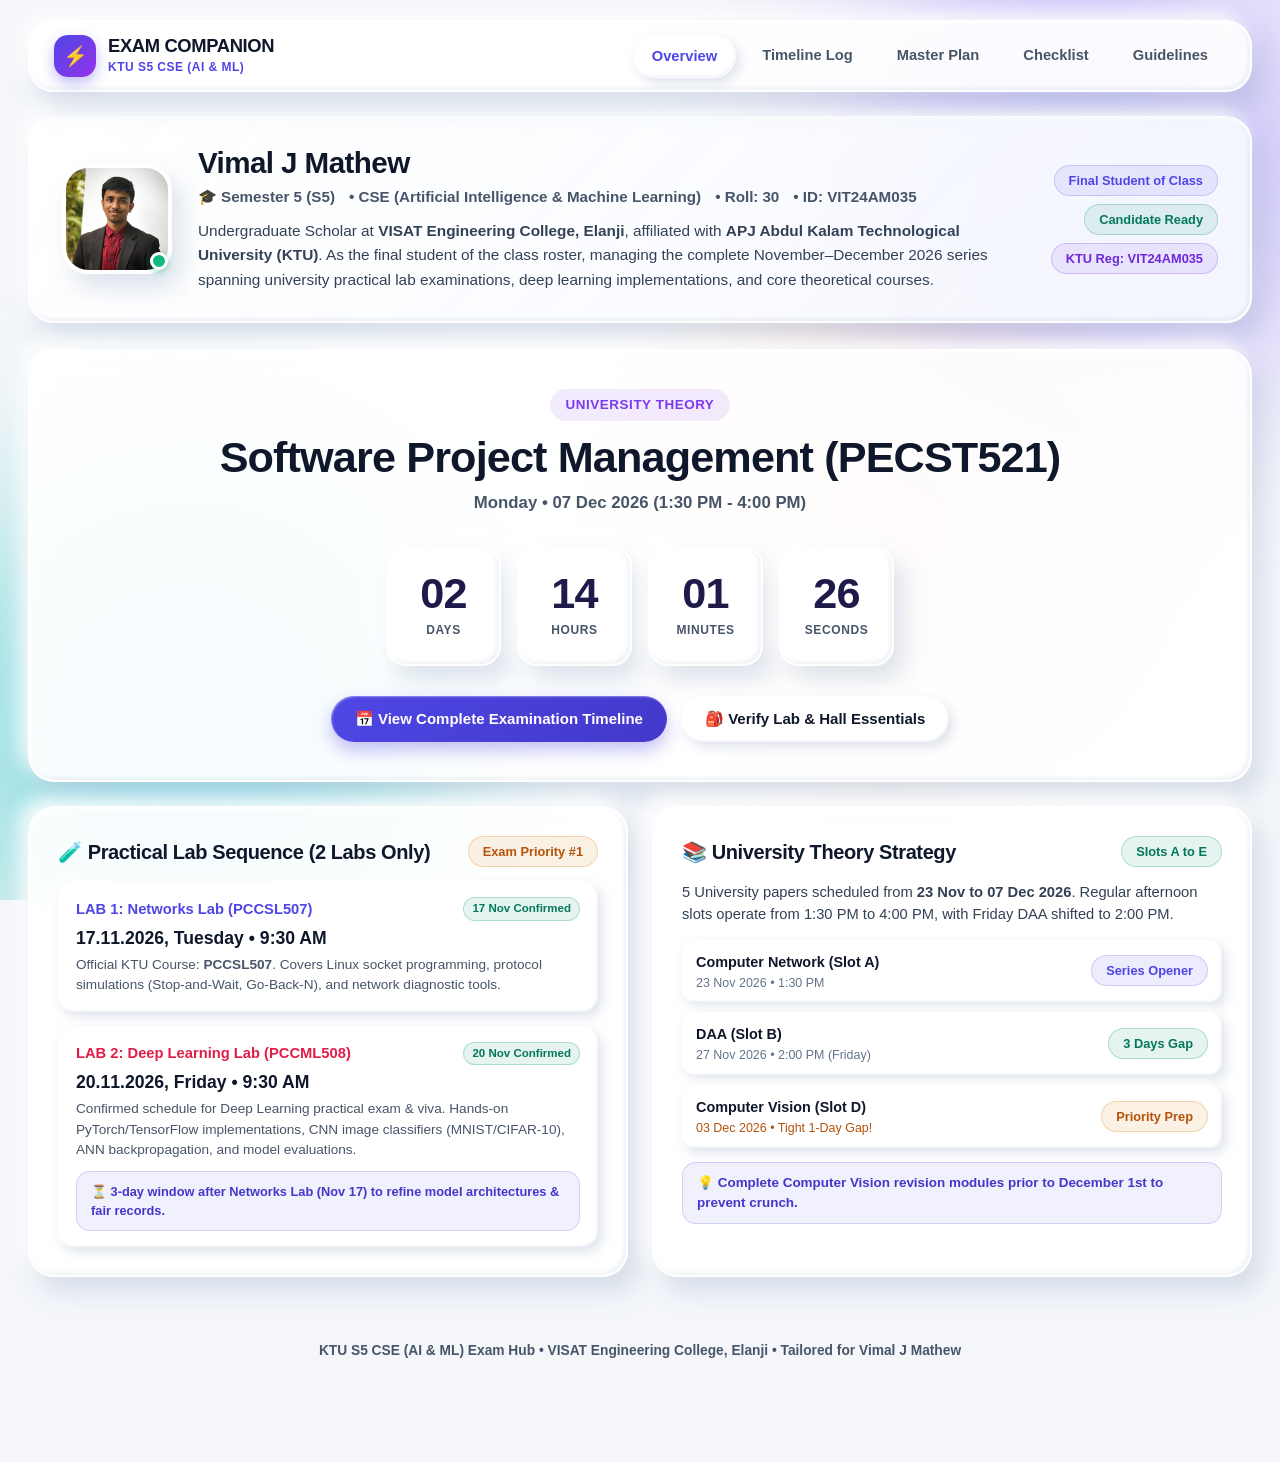
<file: index.html>
<!DOCTYPE html>
<html lang="en">
<head>
  <meta charset="UTF-8">
  <meta name="viewport" content="width=device-width, initial-scale=1.0, maximum-scale=5.0, user-scalable=yes">
  <title>KTU S5 Exam Companion | Vimal J Mathew</title>
  <link rel="stylesheet" href="css/clay.css">
</head>
<body>

  <!-- Ambient Vibrant Aurora Canvas -->
  <div class="aurora-bg">
    <div class="aurora-blob blob-1"></div>
    <div class="aurora-blob blob-2"></div>
    <div class="aurora-blob blob-3"></div>
  </div>

  <div class="app-container">

    <!-- Claytonic Top Navigation -->
    <header class="clay-nav">
      <a href="index.html" class="brand-wrapper">
        <div class="brand-icon">⚡</div>
        <div>
          <div class="brand-title">EXAM COMPANION</div>
          <div class="brand-subtitle">KTU S5 CSE (AI & ML)</div>
        </div>
      </a>
      <nav>
        <ul class="nav-links">
          <li><a href="index.html" class="nav-link active">Overview</a></li>
          <li><a href="schedule.html" class="nav-link">Timeline Log</a></li>
          <li><a href="study-plan.html" class="nav-link">Master Plan</a></li>
          <li><a href="checklist.html" class="nav-link">Checklist</a></li>
          <li><a href="guidelines.html" class="nav-link">Guidelines</a></li>
        </ul>
      </nav>
    </header>

    <!-- Student Profile Hero Card (Full Width Split Layout) -->
    <section class="student-badge-card">
      <div class="student-info">
        <div class="student-photo-wrapper">
          <img src="assets/vimal.jpg" alt="Vimal J Mathew" class="student-photo-img">
          <div class="status-online-dot" title="Active Candidate"></div>
        </div>
        <div>
          <h1 class="student-name">Vimal J Mathew</h1>
          <div class="student-meta">
            <span>🎓 <strong>Semester 5 (S5)</strong></span>
            <span>• CSE (Artificial Intelligence & Machine Learning)</span>
            <span>• Roll: <strong>30</strong></span>
            <span>• ID: <strong>VIT24AM035</strong></span>
          </div>
          <p class="student-bio-expanded">
            Undergraduate Scholar at <strong>VISAT Engineering College, Elanji</strong>, affiliated with <strong>APJ Abdul Kalam Technological University (KTU)</strong>. As the final student of the class roster, managing the complete November–December 2026 series spanning university practical lab examinations, deep learning implementations, and core theoretical courses.
          </p>
        </div>
      </div>
      <div class="badge-stack">
        <span class="pill-tag">Final Student of Class</span>
        <span class="pill-tag emerald">Candidate Ready</span>
        <span class="pill-tag violet">KTU Reg: VIT24AM035</span>
      </div>
    </section>

    <!-- Hero Countdown Section Targeting the Immediate Nearest Exam (Networks Lab on Nov 17) -->
    <section class="clay-card hero-countdown-wrap">
      <div class="hero-badge-pill">
        <span id="target-exam-type">NEAREST UPCOMING EXAMINATION</span>
      </div>
      <h2 class="hero-title" id="target-exam-label">Networks Lab (PCCSL507)</h2>
      <p class="hero-date-sub" id="target-exam-date">
        Tuesday • 17 Nov 2026 (09:30 AM onwards)
      </p>

      <div class="countdown-grid">
        <div class="countdown-box">
          <span class="countdown-num" id="days">00</span>
          <span class="countdown-lbl">Days</span>
        </div>
        <div class="countdown-box">
          <span class="countdown-num" id="hours">00</span>
          <span class="countdown-lbl">Hours</span>
        </div>
        <div class="countdown-box">
          <span class="countdown-num" id="minutes">00</span>
          <span class="countdown-lbl">Minutes</span>
        </div>
        <div class="countdown-box">
          <span class="countdown-num" id="seconds">00</span>
          <span class="countdown-lbl">Seconds</span>
        </div>
      </div>

      <div style="display: flex; justify-content: center; gap: 14px; flex-wrap: wrap;">
        <a href="schedule.html" class="clay-btn primary">
          <span>📅 View Complete Examination Timeline</span>
        </a>
        <a href="checklist.html" class="clay-btn">
          <span>🎒 Verify Lab & Hall Essentials</span>
        </a>
      </div>
    </section>

    <!-- Dashboard Double Column: Labs & Strategic Theory Overview -->
    <div class="dashboard-grid">
      
      <!-- Card 1: The Only 2 S5 Practical Labs -->
      <div class="clay-card">
        <div style="display: flex; justify-content: space-between; align-items: center; margin-bottom: 14px; flex-wrap: wrap; gap: 8px;">
          <h3 style="font-size: 1.25rem; font-weight: 800;">🧪 Practical Lab Sequence (2 Labs Only)</h3>
          <span class="pill-tag amber">Exam Priority #1</span>
        </div>

        <!-- Lab 1: Networks Lab -->
        <div style="background: #ffffff; padding: 16px 18px; border-radius: 16px; box-shadow: var(--clay-shadow-sm); margin-bottom: 14px;">
          <div style="display: flex; justify-content: space-between; align-items: center; margin-bottom: 4px;">
            <strong style="color: #4f46e5; font-size: 0.92rem;">LAB 1: Networks Lab (PCCSL507)</strong>
            <span class="pill-tag emerald" style="font-size: 0.72rem; padding: 2px 8px;">17 Nov Confirmed</span>
          </div>
          <div style="font-size: 1.1rem; font-weight: 800; color: #0f172a;">17.11.2026, Tuesday • 9:30 AM</div>
          <p style="font-size: 0.85rem; color: #475569; margin-top: 4px;">
            Official KTU Course: <strong>PCCSL507</strong>. Covers Linux socket programming, protocol simulations (Stop-and-Wait, Go-Back-N), and network diagnostic tools.
          </p>
        </div>

        <!-- Lab 2: Deep Learning Lab -->
        <div style="background: #ffffff; padding: 16px 18px; border-radius: 16px; box-shadow: var(--clay-shadow-sm);">
          <div style="display: flex; justify-content: space-between; align-items: center; margin-bottom: 4px;">
            <strong style="color: #e11d48; font-size: 0.92rem;">LAB 2: Deep Learning Lab (PCCML508)</strong>
            <span class="pill-tag emerald" style="font-size: 0.72rem; padding: 2px 8px;">20 Nov Confirmed</span>
          </div>
          <div style="font-size: 1.1rem; font-weight: 800; color: #0f172a;">20.11.2026, Friday • 9:30 AM</div>
          <p style="font-size: 0.85rem; color: #475569; margin-top: 4px;">
            Confirmed schedule for Deep Learning practical exam & viva. Hands-on PyTorch/TensorFlow implementations, CNN image classifiers (MNIST/CIFAR-10), ANN backpropagation, and model evaluations.
          </p>
          <div class="gap-alert normal" style="margin-top: 10px; font-size: 0.8rem;">
            ⏳ 3-day window after Networks Lab (Nov 17) to refine model architectures & fair records.
          </div>
        </div>
      </div>

      <!-- Card 2: Theory Series & Revision Windows -->
      <div class="clay-card">
        <div style="display: flex; justify-content: space-between; align-items: center; margin-bottom: 14px; flex-wrap: wrap; gap: 8px;">
          <h3 style="font-size: 1.25rem; font-weight: 800;">📚 University Theory Strategy</h3>
          <span class="pill-tag emerald">Slots A to E</span>
        </div>

        <p style="font-size: 0.92rem; color: #334155; margin-bottom: 14px;">
          5 University papers scheduled from <strong>23 Nov to 07 Dec 2026</strong>. Regular afternoon slots operate from 1:30 PM to 4:00 PM, with Friday DAA shifted to 2:00 PM.
        </p>

        <div style="display: flex; flex-direction: column; gap: 10px;">
          <div style="display: flex; justify-content: space-between; align-items: center; padding: 10px 14px; background: #fff; border-radius: 12px; box-shadow: var(--clay-shadow-sm);">
            <div>
              <strong style="font-size: 0.9rem;">Computer Network (Slot A)</strong>
              <div style="font-size: 0.78rem; color: #64748b;">23 Nov 2026 • 1:30 PM</div>
            </div>
            <span class="pill-tag">Series Opener</span>
          </div>

          <div style="display: flex; justify-content: space-between; align-items: center; padding: 10px 14px; background: #fff; border-radius: 12px; box-shadow: var(--clay-shadow-sm);">
            <div>
              <strong style="font-size: 0.9rem;">DAA (Slot B)</strong>
              <div style="font-size: 0.78rem; color: #64748b;">27 Nov 2026 • 2:00 PM (Friday)</div>
            </div>
            <span class="pill-tag emerald">3 Days Gap</span>
          </div>

          <div style="display: flex; justify-content: space-between; align-items: center; padding: 10px 14px; background: #fff; border-radius: 12px; box-shadow: var(--clay-shadow-sm);">
            <div>
              <strong style="font-size: 0.9rem;">Computer Vision (Slot D)</strong>
              <div style="font-size: 0.78rem; color: #b45309;">03 Dec 2026 • Tight 1-Day Gap!</div>
            </div>
            <span class="pill-tag amber">Priority Prep</span>
          </div>
        </div>

        <div class="gap-alert normal" style="margin-top: 14px;">
          💡 Complete Computer Vision revision modules prior to December 1st to prevent crunch.
        </div>
      </div>

    </div>

    <!-- Footer -->
    <footer class="clay-footer">
      KTU S5 CSE (AI & ML) Exam Hub • VISAT Engineering College, Elanji • Tailored for Vimal J Mathew
    </footer>

  </div>

  <script src="js/app.js"></script>
</body>
</html>
</file>
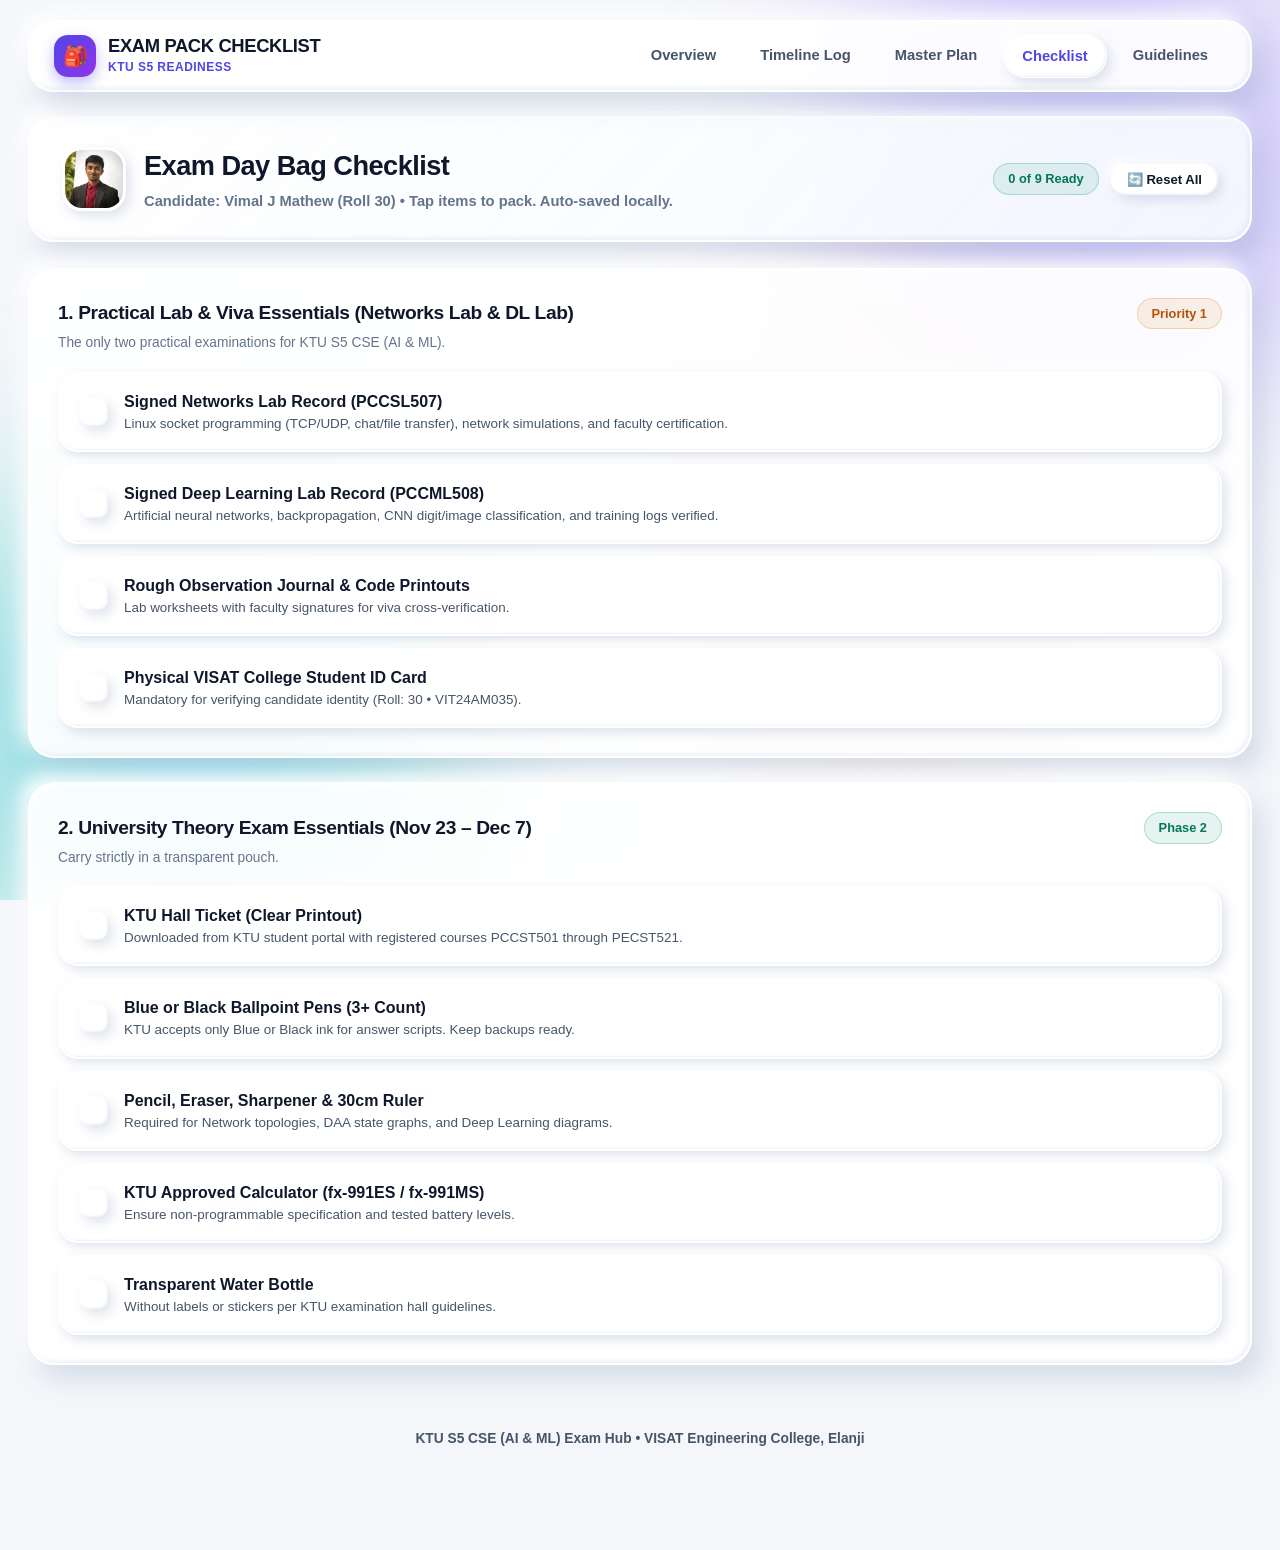
<file: checklist.html>
<!DOCTYPE html>
<html lang="en">
<head>
  <meta charset="UTF-8">
  <meta name="viewport" content="width=device-width, initial-scale=1.0, maximum-scale=5.0, user-scalable=yes">
  <title>Exam Pack Checklist | Vimal J Mathew</title>
  <link rel="stylesheet" href="css/clay.css">
</head>
<body>

  <!-- Ambient Vibrant Aurora Canvas -->
  <div class="aurora-bg">
    <div class="aurora-blob blob-1"></div>
    <div class="aurora-blob blob-2"></div>
    <div class="aurora-blob blob-3"></div>
  </div>

  <div class="app-container">

    <!-- Claytonic Top Navigation -->
    <header class="clay-nav">
      <a href="index.html" class="brand-wrapper">
        <div class="brand-icon">🎒</div>
        <div>
          <div class="brand-title">EXAM PACK CHECKLIST</div>
          <div class="brand-subtitle">KTU S5 Readiness</div>
        </div>
      </a>
      <nav>
        <ul class="nav-links">
          <li><a href="index.html" class="nav-link">Overview</a></li>
          <li><a href="schedule.html" class="nav-link">Timeline Log</a></li>
          <li><a href="study-plan.html" class="nav-link">Master Plan</a></li>
          <li><a href="checklist.html" class="nav-link active">Checklist</a></li>
          <li><a href="guidelines.html" class="nav-link">Guidelines</a></li>
        </ul>
      </nav>
    </header>

    <!-- Checklist Header Card -->
    <div class="student-badge-card">
      <div style="display: flex; align-items: center; gap: 18px;">
        <img src="assets/vimal.jpg" alt="Vimal J Mathew" style="width: 64px; height: 64px; border-radius: 20px; object-fit: cover; object-position: top; border: 3px solid #fff; box-shadow: var(--clay-shadow-sm); flex-shrink: 0;">
        <div>
          <h1 style="font-size: clamp(1.3rem, 2.6vw, 1.7rem); font-weight: 800;">Exam Day Bag Checklist</h1>
          <p style="color: #64748b; font-size: 0.92rem; font-weight: 600; margin-top: 3px;">
            Candidate: <strong>Vimal J Mathew (Roll 30)</strong> • Tap items to pack. Auto-saved locally.
          </p>
        </div>
      </div>
      <div style="display: flex; align-items: center; gap: 12px; flex-wrap: wrap;">
        <span class="pill-tag emerald" id="checklist-summary">0 of 8 Ready</span>
        <button onclick="resetChecklist()" class="clay-btn" style="padding: 8px 16px; font-size: 0.82rem;">
          🔄 Reset All
        </button>
      </div>
    </div>

    <!-- Practical & Viva Essentials (Networks Lab PCCSL507 & Deep Learning Lab PCCML508) -->
    <div class="clay-card">
      <div style="display: flex; justify-content: space-between; align-items: center; margin-bottom: 4px; flex-wrap: wrap; gap: 6px;">
        <h2 style="font-size: 1.2rem; font-weight: 800;">1. Practical Lab & Viva Essentials (Networks Lab & DL Lab)</h2>
        <span class="pill-tag amber">Priority 1</span>
      </div>
      <p style="font-size: 0.86rem; color: #64748b; margin-bottom: 14px;">The only two practical examinations for KTU S5 CSE (AI & ML).</p>

      <div class="checklist-container">
        <div class="check-item" data-id="fair-record">
          <div class="check-box-clay">✔</div>
          <div class="check-text">
            <span class="check-title">Signed Networks Lab Record (PCCSL507)</span>
            <span class="check-desc">Linux socket programming (TCP/UDP, chat/file transfer), network simulations, and faculty certification.</span>
          </div>
        </div>

        <div class="check-item" data-id="dl-record">
          <div class="check-box-clay">✔</div>
          <div class="check-text">
            <span class="check-title">Signed Deep Learning Lab Record (PCCML508)</span>
            <span class="check-desc">Artificial neural networks, backpropagation, CNN digit/image classification, and training logs verified.</span>
          </div>
        </div>

        <div class="check-item" data-id="rough-record">
          <div class="check-box-clay">✔</div>
          <div class="check-text">
            <span class="check-title">Rough Observation Journal & Code Printouts</span>
            <span class="check-desc">Lab worksheets with faculty signatures for viva cross-verification.</span>
          </div>
        </div>

        <div class="check-item" data-id="college-id-lab">
          <div class="check-box-clay">✔</div>
          <div class="check-text">
            <span class="check-title">Physical VISAT College Student ID Card</span>
            <span class="check-desc">Mandatory for verifying candidate identity (Roll: 30 • VIT24AM035).</span>
          </div>
        </div>
      </div>
    </div>

    <!-- University Theory Essentials -->
    <div class="clay-card">
      <div style="display: flex; justify-content: space-between; align-items: center; margin-bottom: 4px; flex-wrap: wrap; gap: 6px;">
        <h2 style="font-size: 1.2rem; font-weight: 800;">2. University Theory Exam Essentials (Nov 23 – Dec 7)</h2>
        <span class="pill-tag emerald">Phase 2</span>
      </div>
      <p style="font-size: 0.86rem; color: #64748b; margin-bottom: 14px;">Carry strictly in a transparent pouch.</p>

      <div class="checklist-container">
        <div class="check-item" data-id="hall-ticket">
          <div class="check-box-clay">✔</div>
          <div class="check-text">
            <span class="check-title">KTU Hall Ticket (Clear Printout)</span>
            <span class="check-desc">Downloaded from KTU student portal with registered courses PCCST501 through PECST521.</span>
          </div>
        </div>

        <div class="check-item" data-id="pens">
          <div class="check-box-clay">✔</div>
          <div class="check-text">
            <span class="check-title">Blue or Black Ballpoint Pens (3+ Count)</span>
            <span class="check-desc">KTU accepts only Blue or Black ink for answer scripts. Keep backups ready.</span>
          </div>
        </div>

        <div class="check-item" data-id="pencil-ruler">
          <div class="check-box-clay">✔</div>
          <div class="check-text">
            <span class="check-title">Pencil, Eraser, Sharpener & 30cm Ruler</span>
            <span class="check-desc">Required for Network topologies, DAA state graphs, and Deep Learning diagrams.</span>
          </div>
        </div>

        <div class="check-item" data-id="calculator">
          <div class="check-box-clay">✔</div>
          <div class="check-text">
            <span class="check-title">KTU Approved Calculator (fx-991ES / fx-991MS)</span>
            <span class="check-desc">Ensure non-programmable specification and tested battery levels.</span>
          </div>
        </div>

        <div class="check-item" data-id="water-bottle">
          <div class="check-box-clay">✔</div>
          <div class="check-text">
            <span class="check-title">Transparent Water Bottle</span>
            <span class="check-desc">Without labels or stickers per KTU examination hall guidelines.</span>
          </div>
        </div>
      </div>
    </div>

    <!-- Footer -->
    <footer class="clay-footer">
      KTU S5 CSE (AI & ML) Exam Hub • VISAT Engineering College, Elanji
    </footer>

  </div>

  <script src="js/app.js"></script>
</body>
</html>
</file>
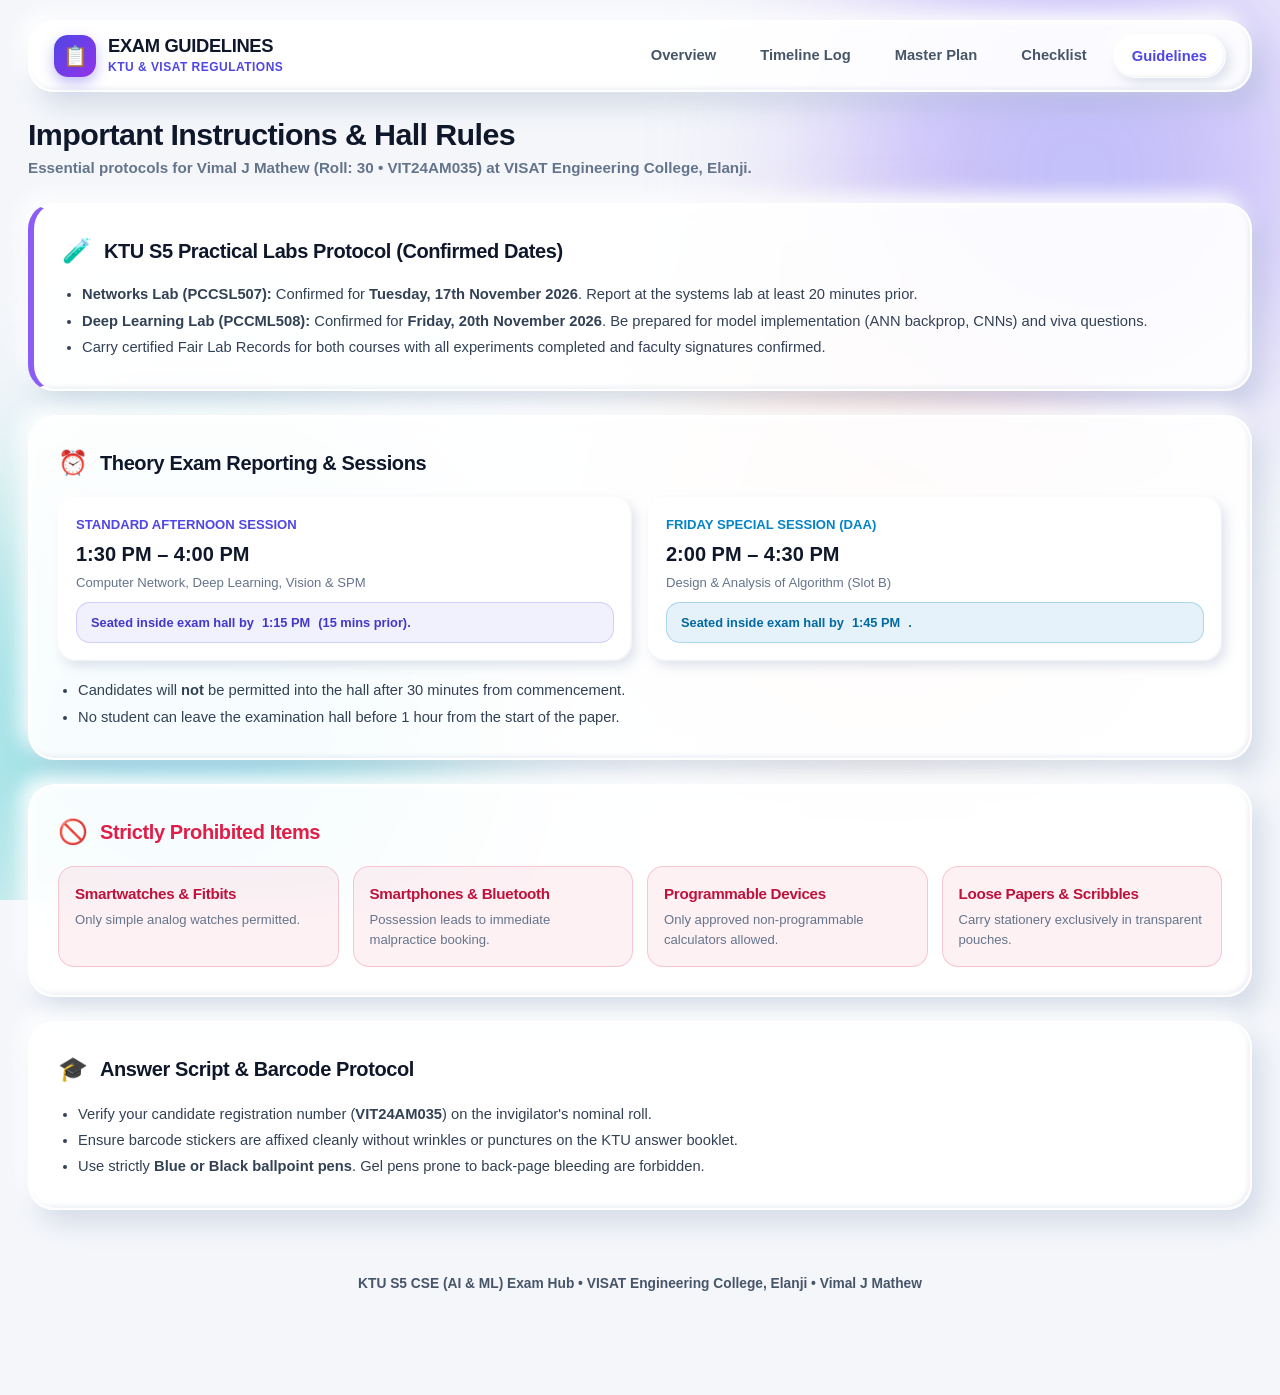
<file: guidelines.html>
<!DOCTYPE html>
<html lang="en">
<head>
  <meta charset="UTF-8">
  <meta name="viewport" content="width=device-width, initial-scale=1.0, maximum-scale=5.0, user-scalable=yes">
  <title>KTU Exam Guidelines | Vimal J Mathew</title>
  <link rel="stylesheet" href="css/clay.css">
</head>
<body>

  <!-- Ambient Vibrant Aurora Canvas -->
  <div class="aurora-bg">
    <div class="aurora-blob blob-1"></div>
    <div class="aurora-blob blob-2"></div>
    <div class="aurora-blob blob-3"></div>
  </div>

  <div class="app-container">

    <!-- Claytonic Top Navigation -->
    <header class="clay-nav">
      <a href="index.html" class="brand-wrapper">
        <div class="brand-icon">📋</div>
        <div>
          <div class="brand-title">EXAM GUIDELINES</div>
          <div class="brand-subtitle">KTU & VISAT Regulations</div>
        </div>
      </a>
      <nav>
        <ul class="nav-links">
          <li><a href="index.html" class="nav-link">Overview</a></li>
          <li><a href="schedule.html" class="nav-link">Timeline Log</a></li>
          <li><a href="study-plan.html" class="nav-link">Master Plan</a></li>
          <li><a href="checklist.html" class="nav-link">Checklist</a></li>
          <li><a href="guidelines.html" class="nav-link active">Guidelines</a></li>
        </ul>
      </nav>
    </header>

    <!-- Page Header -->
    <div style="margin-bottom: 24px;">
      <h1 style="font-size: clamp(1.4rem, 2.8vw, 1.9rem); font-weight: 800; line-height: 1.2;">Important Instructions & Hall Rules</h1>
      <p style="color: #64748b; font-weight: 600; font-size: 0.95rem; margin-top: 4px;">
        Essential protocols for Vimal J Mathew (Roll: 30 • VIT24AM035) at VISAT Engineering College, Elanji.
      </p>
    </div>

    <!-- Practical & Lab Exam Guidelines (Priority Phase) -->
    <div class="clay-card" style="border-left: 6px solid #8b5cf6;">
      <div style="display: flex; align-items: center; gap: 12px; margin-bottom: 12px;">
        <span style="font-size: 1.5rem;">🧪</span>
        <h2 style="font-size: 1.25rem; font-weight: 800;">KTU S5 Practical Labs Protocol (Confirmed Dates)</h2>
      </div>
      <ul style="padding-left: 20px; color: #334155; font-size: 0.92rem; line-height: 1.8;">
        <li><strong>Networks Lab (PCCSL507):</strong> Confirmed for <strong>Tuesday, 17th November 2026</strong>. Report at the systems lab at least 20 minutes prior.</li>
        <li><strong>Deep Learning Lab (PCCML508):</strong> Confirmed for <strong>Friday, 20th November 2026</strong>. Be prepared for model implementation (ANN backprop, CNNs) and viva questions.</li>
        <li>Carry certified Fair Lab Records for both courses with all experiments completed and faculty signatures confirmed.</li>
      </ul>
    </div>

    <!-- Timing & Reporting Guidelines -->
    <div class="clay-card">
      <div style="display: flex; align-items: center; gap: 12px; margin-bottom: 16px;">
        <span style="font-size: 1.5rem;">⏰</span>
        <h2 style="font-size: 1.25rem; font-weight: 800;">Theory Exam Reporting & Sessions</h2>
      </div>

      <div style="display: grid; grid-template-columns: repeat(auto-fit, minmax(260px, 1fr)); gap: 16px; margin-bottom: 16px;">
        <div style="background: #ffffff; padding: 18px; border-radius: 18px; box-shadow: var(--clay-shadow-sm);">
          <div style="font-size: 0.82rem; font-weight: 700; color: #4f46e5;">STANDARD AFTERNOON SESSION</div>
          <div style="font-size: 1.25rem; font-weight: 800; margin: 4px 0;">1:30 PM – 4:00 PM</div>
          <p style="font-size: 0.82rem; color: #64748b;">Computer Network, Deep Learning, Vision & SPM</p>
          <div class="gap-alert normal" style="margin-top: 10px; font-size: 0.8rem;">
            Seated inside exam hall by <strong>1:15 PM</strong> (15 mins prior).
          </div>
        </div>

        <div style="background: #ffffff; padding: 18px; border-radius: 18px; box-shadow: var(--clay-shadow-sm);">
          <div style="font-size: 0.82rem; font-weight: 700; color: #0284c7;">FRIDAY SPECIAL SESSION (DAA)</div>
          <div style="font-size: 1.25rem; font-weight: 800; margin: 4px 0;">2:00 PM – 4:30 PM</div>
          <p style="font-size: 0.82rem; color: #64748b;">Design & Analysis of Algorithm (Slot B)</p>
          <div class="gap-alert" style="margin-top: 10px; font-size: 0.8rem; background: rgba(2, 132, 199, 0.1); color: #0369a1; border-color: rgba(2, 132, 199, 0.25);">
            Seated inside exam hall by <strong>1:45 PM</strong>.
          </div>
        </div>
      </div>

      <ul style="padding-left: 20px; color: #334155; font-size: 0.92rem; line-height: 1.8;">
        <li>Candidates will <strong>not</strong> be permitted into the hall after 30 minutes from commencement.</li>
        <li>No student can leave the examination hall before 1 hour from the start of the paper.</li>
      </ul>
    </div>

    <!-- Strictly Prohibited Items -->
    <div class="clay-card">
      <div style="display: flex; align-items: center; gap: 12px; margin-bottom: 16px;">
        <span style="font-size: 1.5rem;">🚫</span>
        <h2 style="font-size: 1.25rem; font-weight: 800; color: #e11d48;">Strictly Prohibited Items</h2>
      </div>

      <div style="display: grid; grid-template-columns: repeat(auto-fit, minmax(220px, 1fr)); gap: 14px;">
        <div style="background: rgba(225, 29, 72, 0.06); border: 1px solid rgba(225, 29, 72, 0.2); padding: 16px; border-radius: 16px;">
          <h4 style="font-size: 0.95rem; font-weight: 800; color: #be123c;">Smartwatches & Fitbits</h4>
          <p style="font-size: 0.82rem; color: #64748b; margin-top: 4px;">Only simple analog watches permitted.</p>
        </div>
        <div style="background: rgba(225, 29, 72, 0.06); border: 1px solid rgba(225, 29, 72, 0.2); padding: 16px; border-radius: 16px;">
          <h4 style="font-size: 0.95rem; font-weight: 800; color: #be123c;">Smartphones & Bluetooth</h4>
          <p style="font-size: 0.82rem; color: #64748b; margin-top: 4px;">Possession leads to immediate malpractice booking.</p>
        </div>
        <div style="background: rgba(225, 29, 72, 0.06); border: 1px solid rgba(225, 29, 72, 0.2); padding: 16px; border-radius: 16px;">
          <h4 style="font-size: 0.95rem; font-weight: 800; color: #be123c;">Programmable Devices</h4>
          <p style="font-size: 0.82rem; color: #64748b; margin-top: 4px;">Only approved non-programmable calculators allowed.</p>
        </div>
        <div style="background: rgba(225, 29, 72, 0.06); border: 1px solid rgba(225, 29, 72, 0.2); padding: 16px; border-radius: 16px;">
          <h4 style="font-size: 0.95rem; font-weight: 800; color: #be123c;">Loose Papers & Scribbles</h4>
          <p style="font-size: 0.82rem; color: #64748b; margin-top: 4px;">Carry stationery exclusively in transparent pouches.</p>
        </div>
      </div>
    </div>

    <!-- Candidate Registration & Verification -->
    <div class="clay-card">
      <div style="display: flex; align-items: center; gap: 12px; margin-bottom: 14px;">
        <span style="font-size: 1.5rem;">🎓</span>
        <h2 style="font-size: 1.25rem; font-weight: 800;">Answer Script & Barcode Protocol</h2>
      </div>

      <ul style="padding-left: 20px; color: #334155; font-size: 0.92rem; line-height: 1.8;">
        <li>Verify your candidate registration number (<strong>VIT24AM035</strong>) on the invigilator's nominal roll.</li>
        <li>Ensure barcode stickers are affixed cleanly without wrinkles or punctures on the KTU answer booklet.</li>
        <li>Use strictly <strong>Blue or Black ballpoint pens</strong>. Gel pens prone to back-page bleeding are forbidden.</li>
      </ul>
    </div>

    <!-- Footer -->
    <footer class="clay-footer">
      KTU S5 CSE (AI & ML) Exam Hub • VISAT Engineering College, Elanji • Vimal J Mathew
    </footer>

  </div>

  <script src="js/app.js"></script>
</body>
</html>
</file>
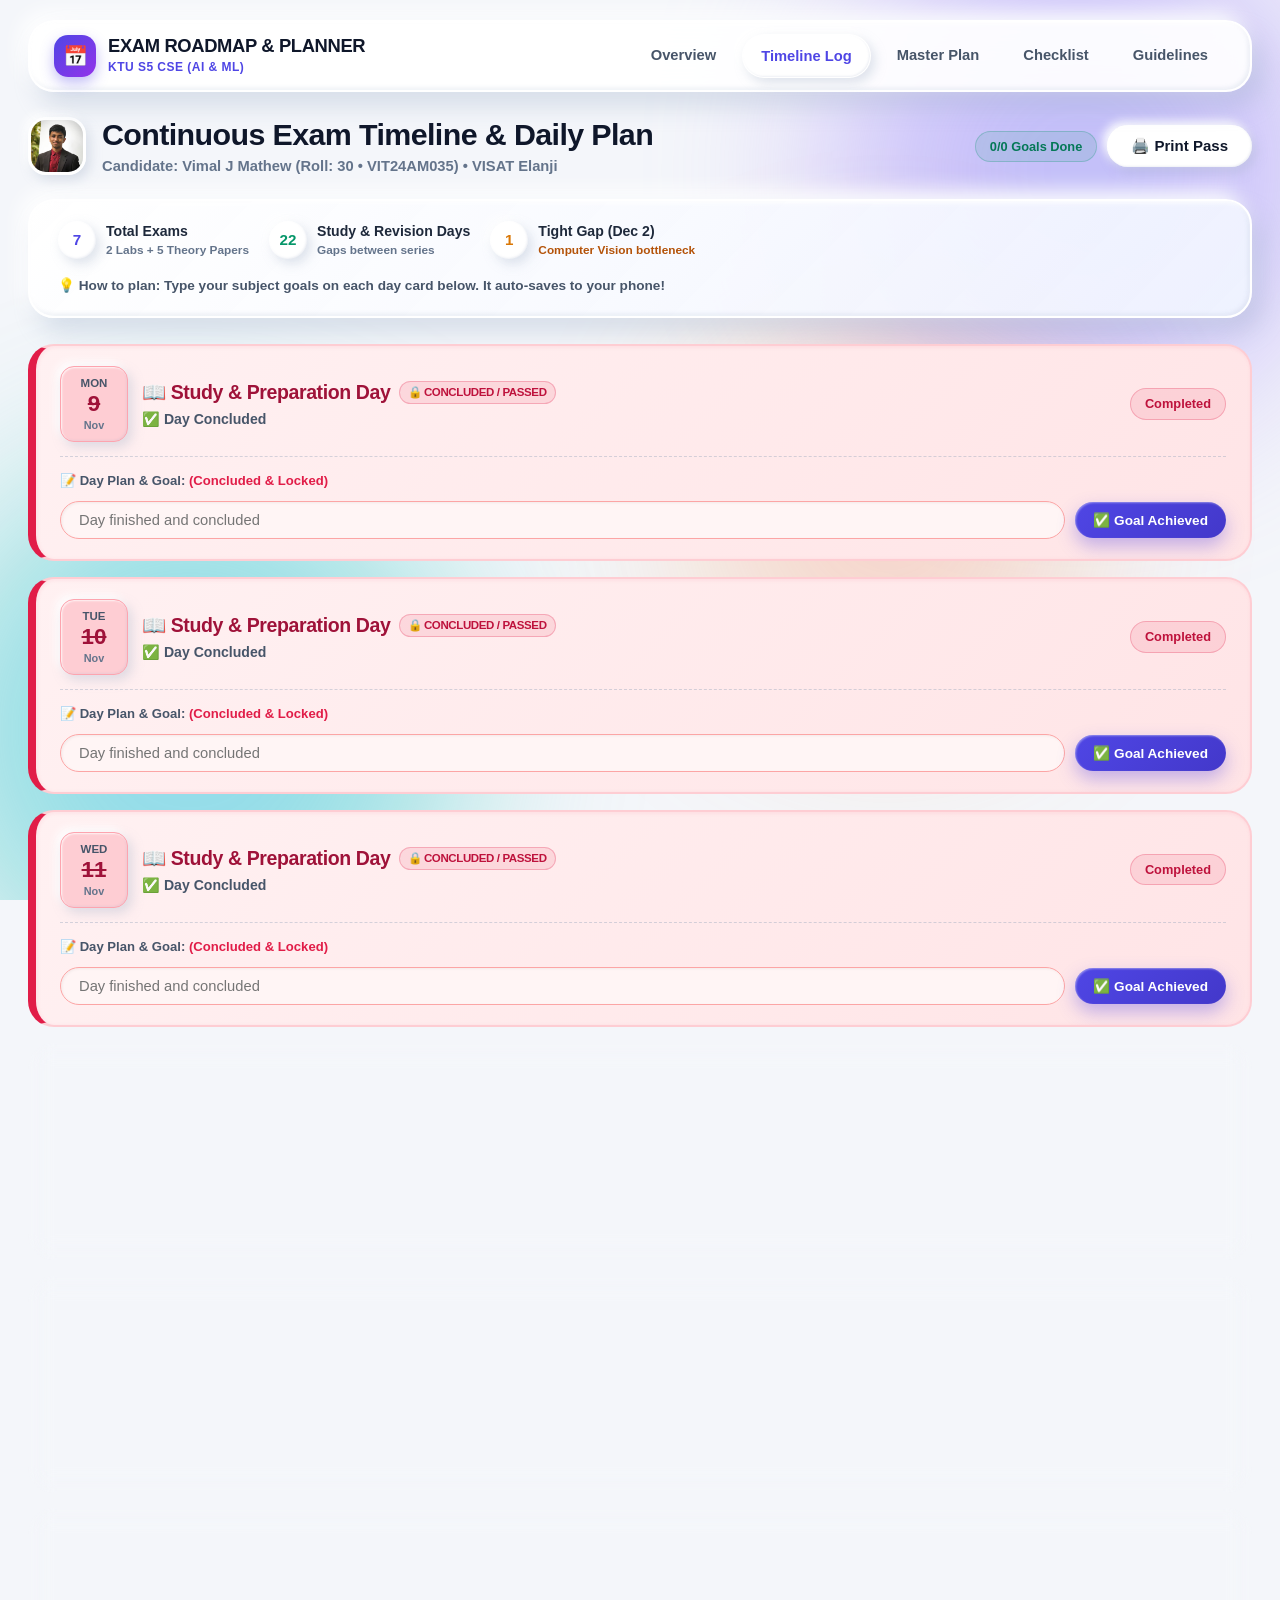
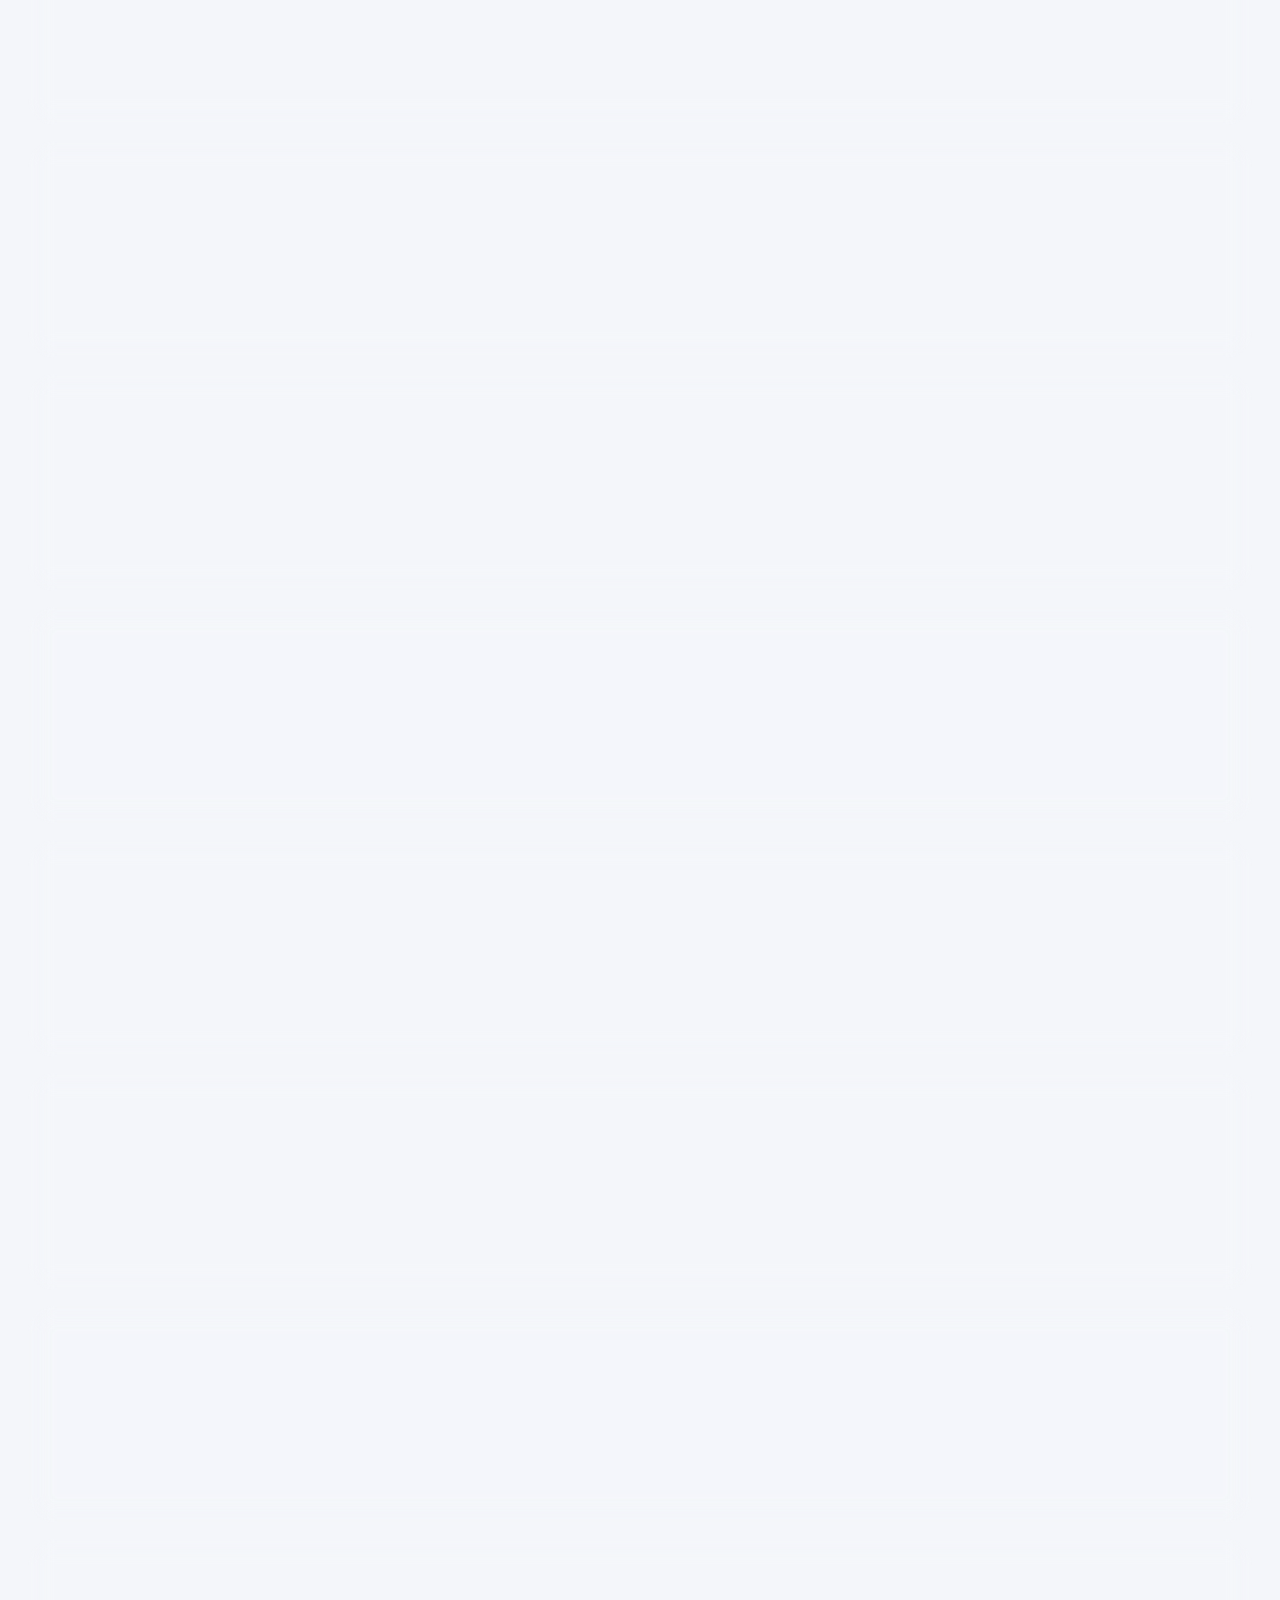
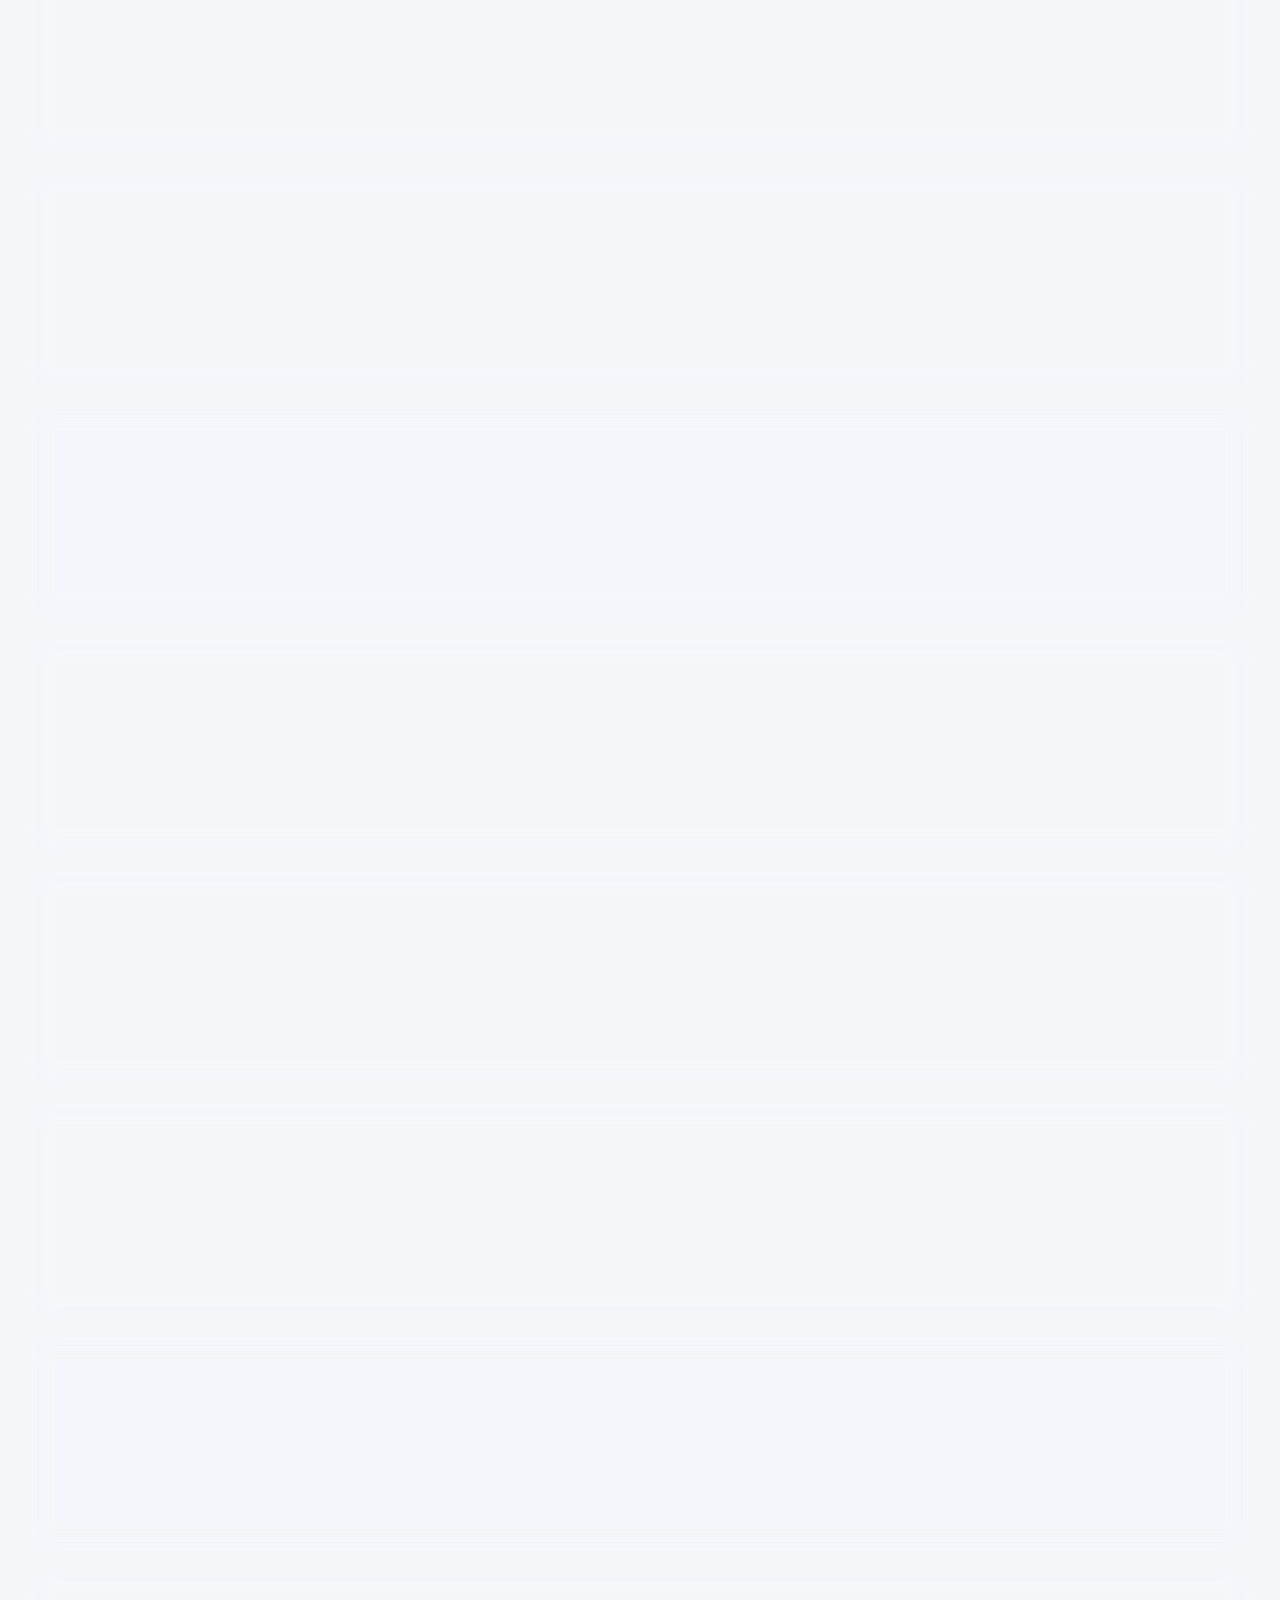
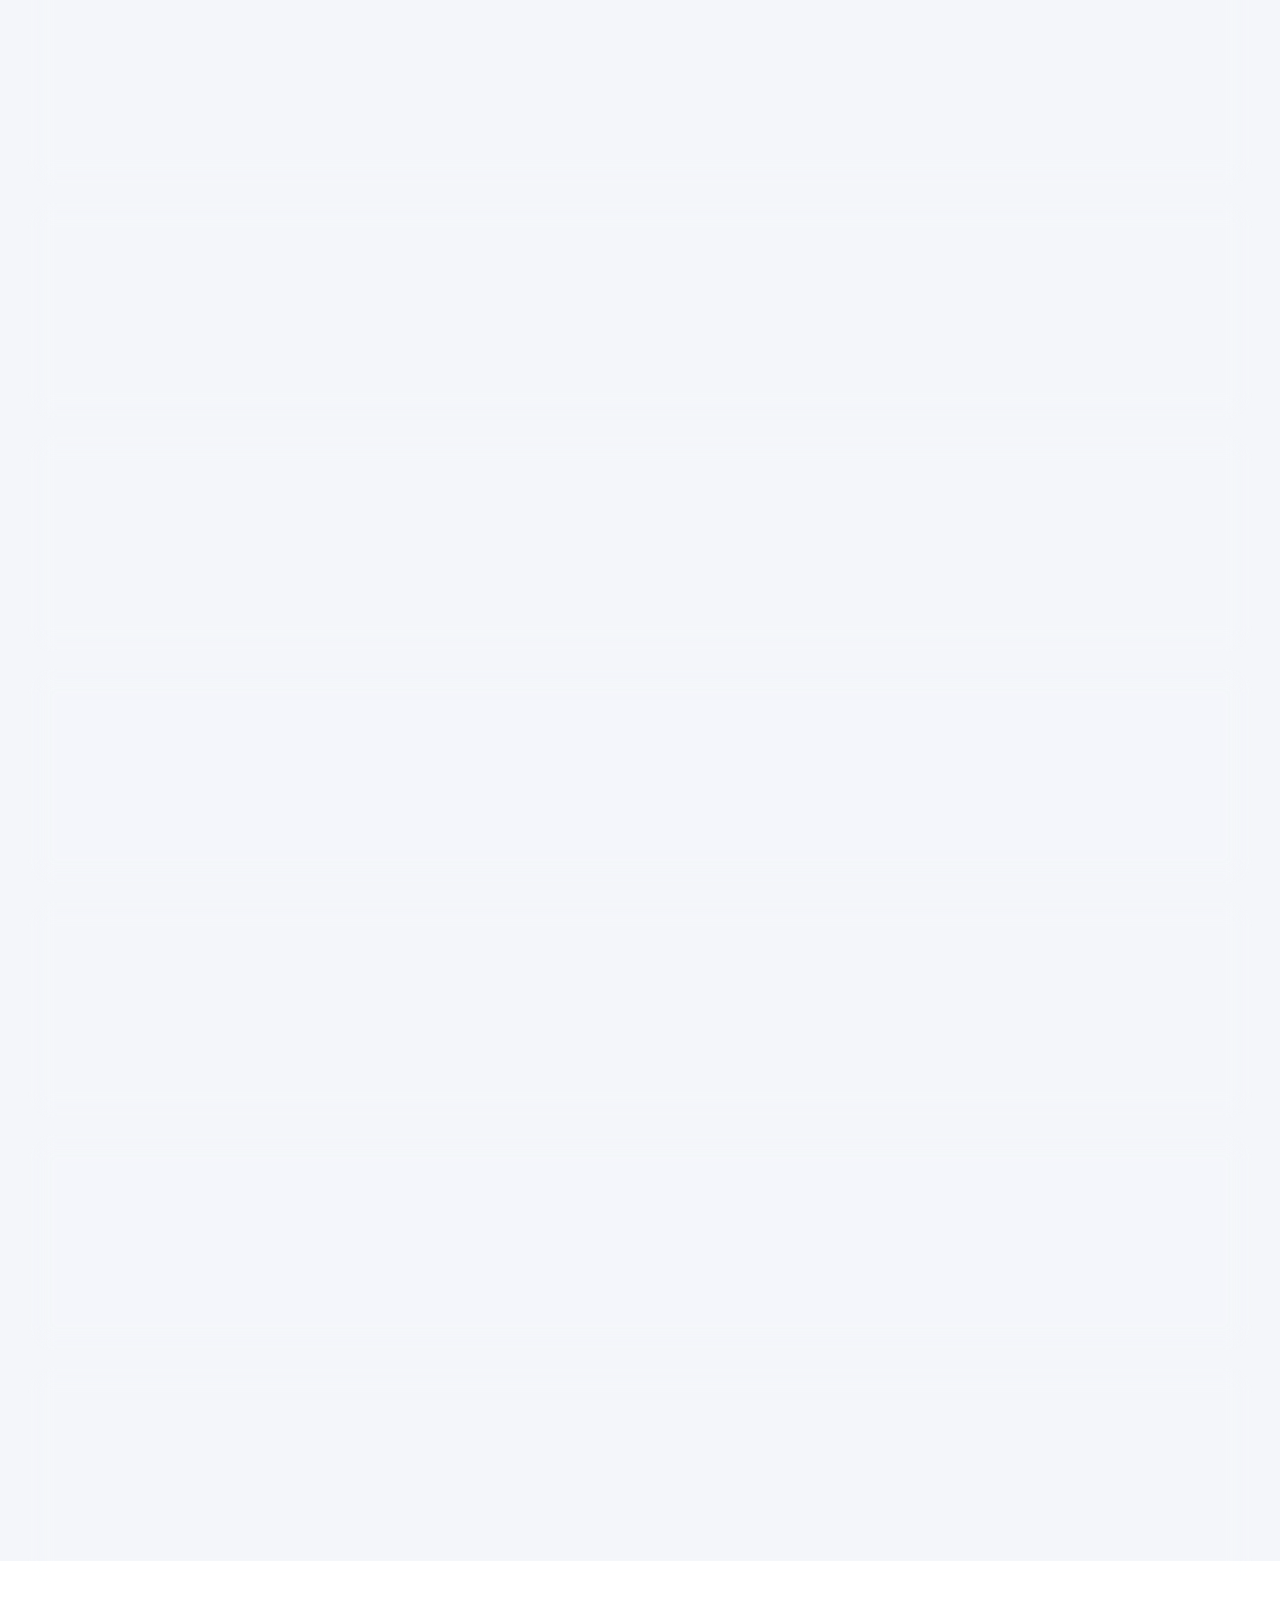
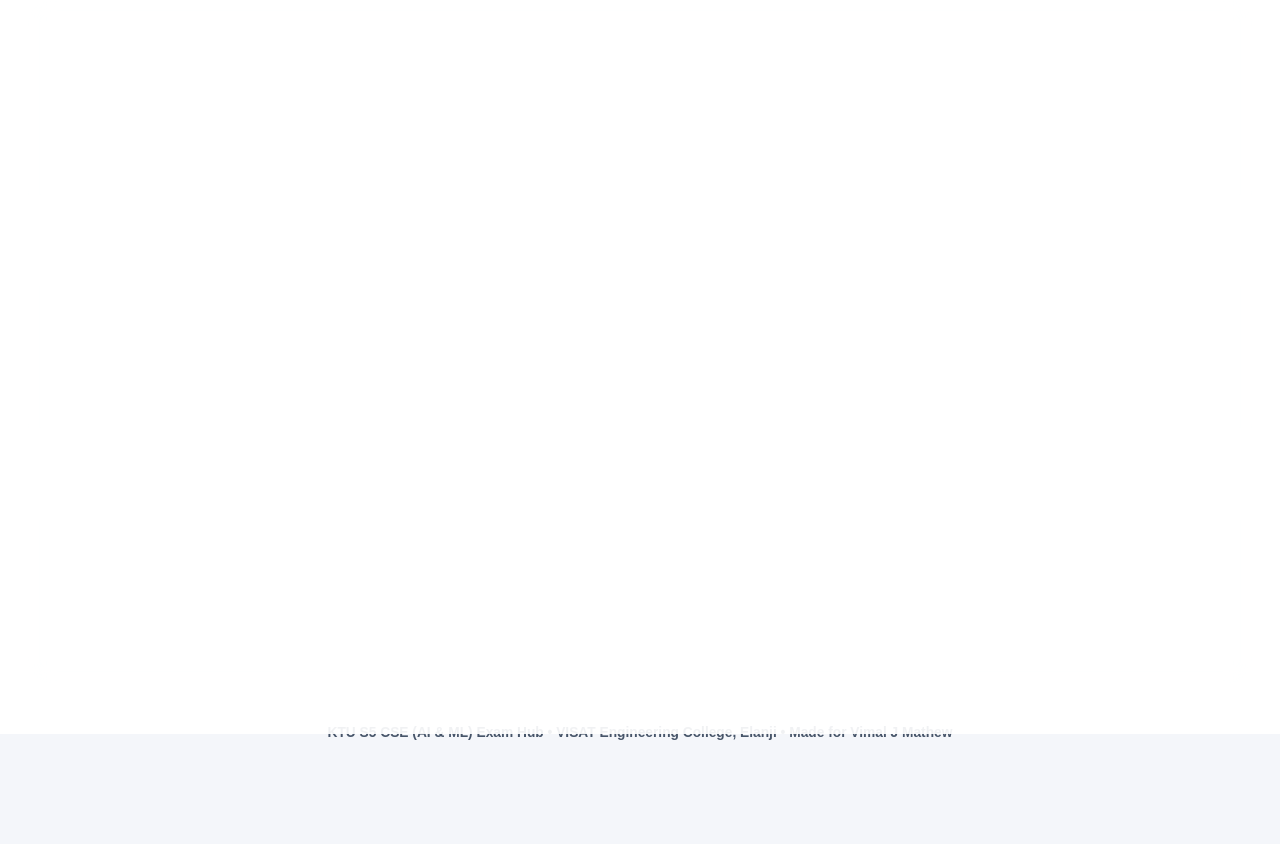
<file: schedule.html>
<!DOCTYPE html>
<html lang="en">
<head>
  <meta charset="UTF-8">
  <meta name="viewport" content="width=device-width, initial-scale=1.0, maximum-scale=5.0, user-scalable=yes">
  <title>Continuous Exam Roadmap & Daily Study Planner | Vimal J Mathew</title>
  <link rel="stylesheet" href="css/clay.css">
</head>
<body>

  <!-- Ambient Vibrant Aurora Canvas -->
  <div class="aurora-bg">
    <div class="aurora-blob blob-1"></div>
    <div class="aurora-blob blob-2"></div>
    <div class="aurora-blob blob-3"></div>
  </div>

  <div class="app-container">

    <!-- Claytonic Top Navigation -->
    <header class="clay-nav">
      <a href="index.html" class="brand-wrapper">
        <div class="brand-icon">📅</div>
        <div>
          <div class="brand-title">EXAM ROADMAP & PLANNER</div>
          <div class="brand-subtitle">KTU S5 CSE (AI & ML)</div>
        </div>
      </a>
      <nav>
        <ul class="nav-links">
          <li><a href="index.html" class="nav-link">Overview</a></li>
          <li><a href="schedule.html" class="nav-link active">Timeline Log</a></li>
          <li><a href="study-plan.html" class="nav-link">Master Plan</a></li>
          <li><a href="checklist.html" class="nav-link">Checklist</a></li>
          <li><a href="guidelines.html" class="nav-link">Guidelines</a></li>
        </ul>
      </nav>
    </header>

    <!-- Top Identity & Actions Header -->
    <div style="display: flex; justify-content: space-between; align-items: center; flex-wrap: wrap; gap: 16px; margin-bottom: 22px;">
      <div style="display: flex; align-items: center; gap: 16px;">
        <img src="assets/vimal.jpg" alt="Vimal J Mathew" style="width: 58px; height: 58px; border-radius: 18px; object-fit: cover; object-position: top; border: 3px solid #fff; box-shadow: var(--clay-shadow-sm); flex-shrink: 0;">
        <div>
          <h1 style="font-size: clamp(1.4rem, 2.8vw, 1.9rem); font-weight: 800; line-height: 1.2;">Continuous Exam Timeline & Daily Plan</h1>
          <p style="color: #64748b; font-weight: 600; font-size: 0.92rem; margin-top: 2px;">
            Candidate: <strong>Vimal J Mathew (Roll: 30 • VIT24AM035)</strong> • VISAT Elanji
          </p>
        </div>
      </div>
      <div style="display: flex; align-items: center; gap: 10px; flex-wrap: wrap;">
        <span class="pill-tag emerald" id="planned-goals-count">0/0 Goals Done</span>
        <button onclick="window.print()" class="clay-btn">
          <span>🖨️ Print Pass</span>
        </button>
      </div>
    </div>

    <!-- Timeline Summary & Metrics Bar -->
    <div class="timeline-summary-bar">
      <div class="timeline-summary-metrics">
        <div class="timeline-metric-item">
          <div class="metric-circle" style="color: #4f46e5;">7</div>
          <div>
            <div style="font-size: 0.88rem; font-weight: 800; color: #1e293b;">Total Exams</div>
            <div style="font-size: 0.74rem; color: #64748b; font-weight: 600;">2 Labs + 5 Theory Papers</div>
          </div>
        </div>

        <div class="timeline-metric-item">
          <div class="metric-circle" style="color: #059669;">22</div>
          <div>
            <div style="font-size: 0.88rem; font-weight: 800; color: #1e293b;">Study & Revision Days</div>
            <div style="font-size: 0.74rem; color: #64748b; font-weight: 600;">Gaps between series</div>
          </div>
        </div>

        <div class="timeline-metric-item">
          <div class="metric-circle" style="color: #d97706;">1</div>
          <div>
            <div style="font-size: 0.88rem; font-weight: 800; color: #1e293b;">Tight Gap (Dec 2)</div>
            <div style="font-size: 0.74rem; color: #b45309; font-weight: 600;">Computer Vision bottleneck</div>
          </div>
        </div>
      </div>

      <div style="font-size: 0.85rem; color: #475569; font-weight: 600;">
        💡 <strong>How to plan:</strong> Type your subject goals on each day card below. It auto-saves to your phone!
      </div>
    </div>

    <!-- Live Continuous Day-by-Day Calendar Timeline -->
    <div id="timeline-road-container" class="timeline-road">
      <!-- Generated dynamically by app.js from 09 Nov to 07 Dec -->
      <div style="text-align: center; padding: 40px; color: #64748b; font-weight: 700;">
        Loading continuous examination roadmap...
      </div>
    </div>

    <!-- Footer -->
    <footer class="clay-footer">
      KTU S5 CSE (AI & ML) Exam Hub • VISAT Engineering College, Elanji • Made for Vimal J Mathew
    </footer>

  </div>

  <script src="js/app.js"></script>
</body>
</html>
</file>
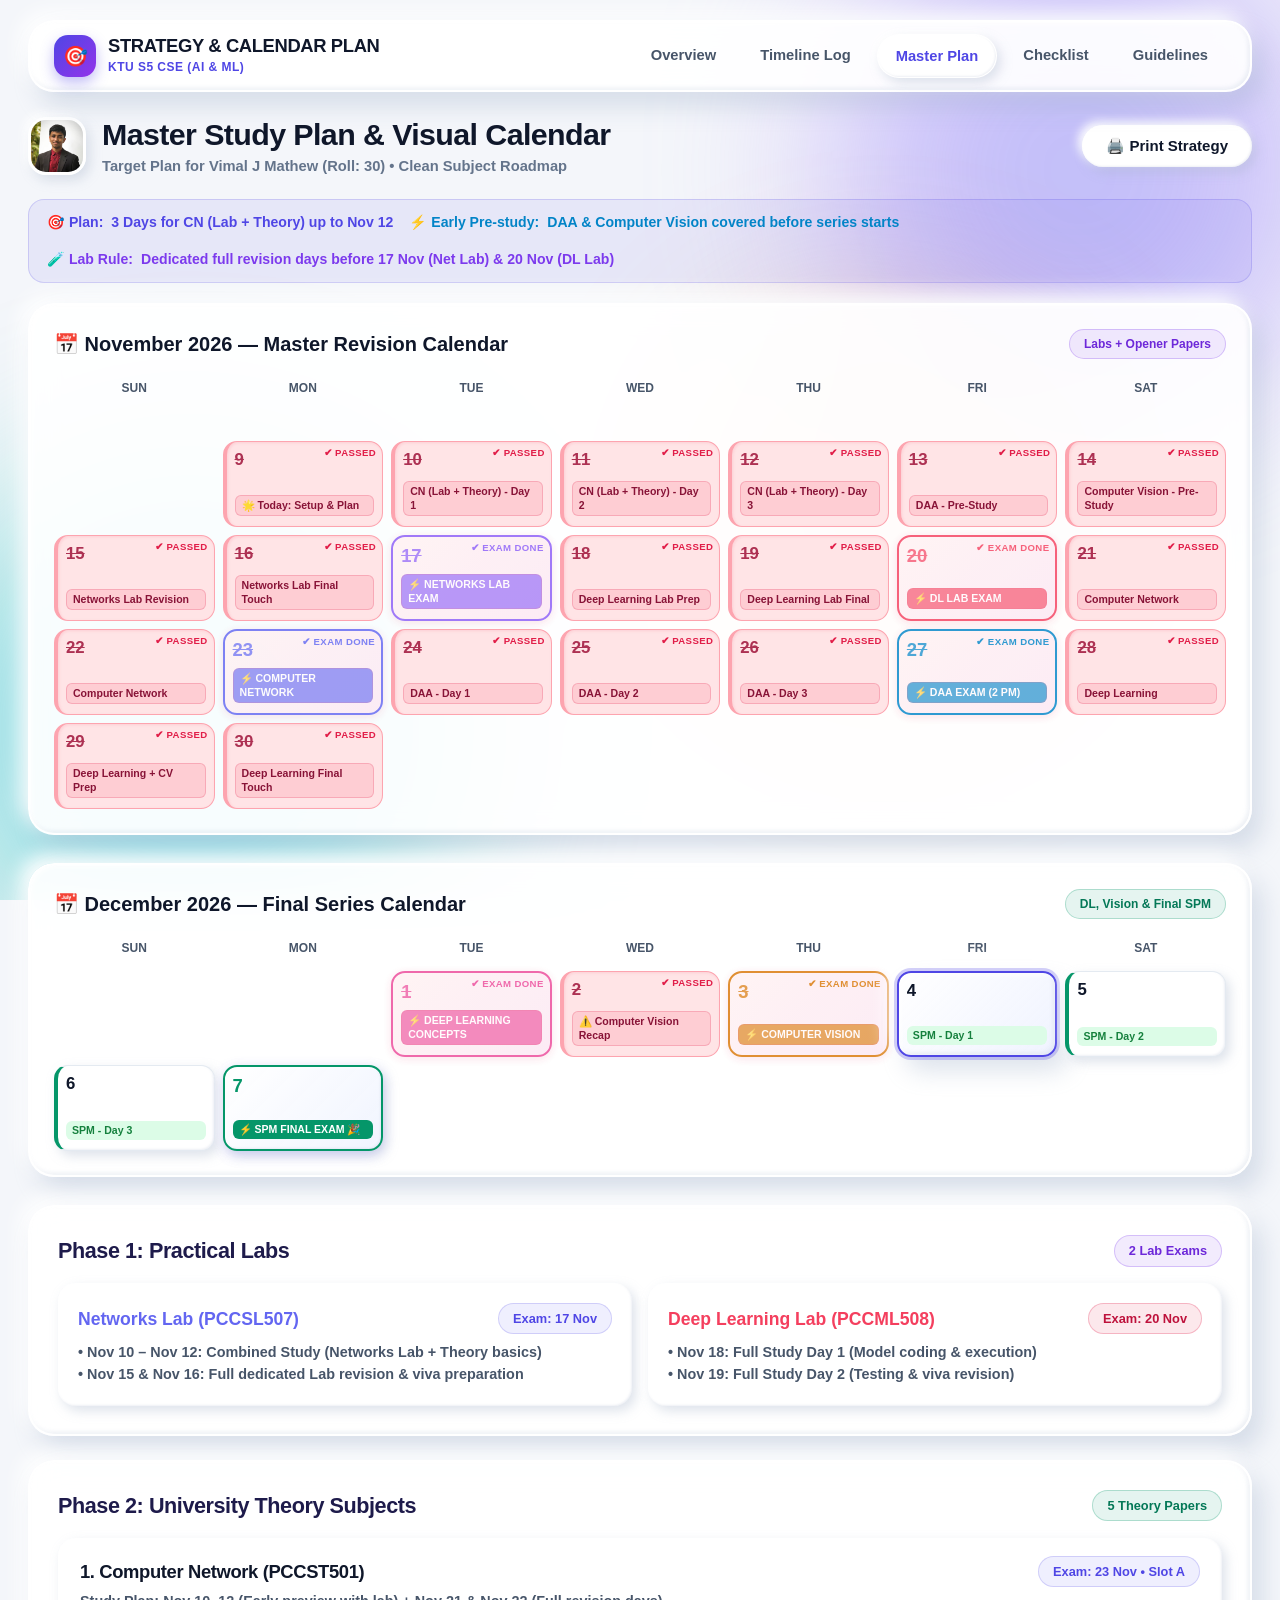
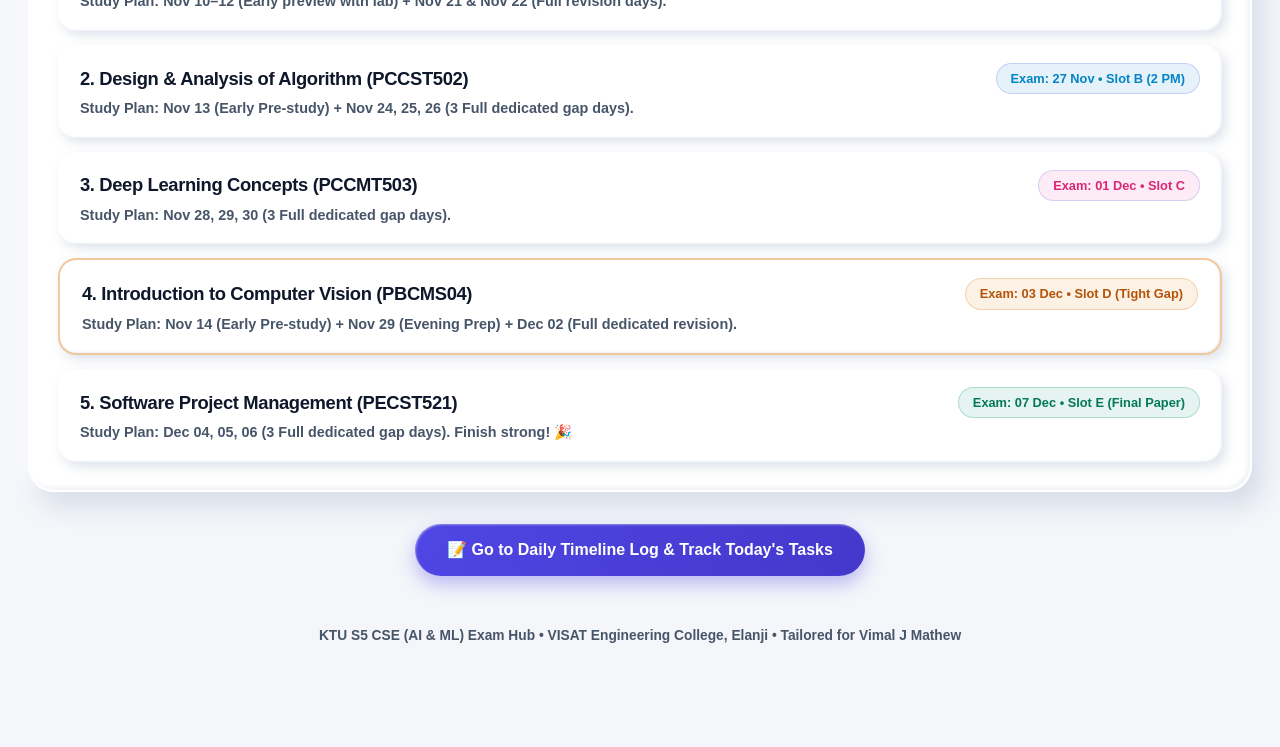
<file: study-plan.html>
<!DOCTYPE html>
<html lang="en">
<head>
  <meta charset="UTF-8">
  <meta name="viewport" content="width=device-width, initial-scale=1.0, maximum-scale=5.0, user-scalable=yes">
  <title>Master Revision Strategy & Visual Calendar | Vimal J Mathew</title>
  <link rel="stylesheet" href="css/clay.css?v=4">
  <link rel="stylesheet" href="css/calendar.css?v=4">
</head>
<body>

  <!-- Ambient Vibrant Aurora Canvas -->
  <div class="aurora-bg">
    <div class="aurora-blob blob-1"></div>
    <div class="aurora-blob blob-2"></div>
    <div class="aurora-blob blob-3"></div>
  </div>

  <div class="app-container">

    <!-- Claytonic Top Navigation -->
    <header class="clay-nav">
      <a href="index.html" class="brand-wrapper">
        <div class="brand-icon">🎯</div>
        <div>
          <div class="brand-title">STRATEGY & CALENDAR PLAN</div>
          <div class="brand-subtitle">KTU S5 CSE (AI & ML)</div>
        </div>
      </a>
      <nav>
        <ul class="nav-links">
          <li><a href="index.html" class="nav-link">Overview</a></li>
          <li><a href="schedule.html" class="nav-link">Timeline Log</a></li>
          <li><a href="study-plan.html" class="nav-link active">Master Plan</a></li>
          <li><a href="checklist.html" class="nav-link">Checklist</a></li>
          <li><a href="guidelines.html" class="nav-link">Guidelines</a></li>
        </ul>
      </nav>
    </header>

    <!-- Header Section -->
    <div style="display: flex; justify-content: space-between; align-items: center; flex-wrap: wrap; gap: 16px; margin-bottom: 22px;">
      <div style="display: flex; align-items: center; gap: 16px;">
        <img src="assets/vimal.jpg" alt="Vimal J Mathew" style="width: 58px; height: 58px; border-radius: 18px; object-fit: cover; object-position: top; border: 3px solid #fff; box-shadow: var(--clay-shadow-sm); flex-shrink: 0;">
        <div>
          <h1 style="font-size: clamp(1.4rem, 2.8vw, 1.9rem); font-weight: 800; line-height: 1.2;">Master Study Plan & Visual Calendar</h1>
          <p style="color: #64748b; font-weight: 600; font-size: 0.92rem; margin-top: 2px;">
            Target Plan for <strong>Vimal J Mathew (Roll: 30)</strong> • Clean Subject Roadmap
          </p>
        </div>
      </div>
      <div>
        <button onclick="window.print()" class="clay-btn">
          <span>🖨️ Print Strategy</span>
        </button>
      </div>
    </div>

    <!-- Quick Rules Pill -->
    <div class="plan-rule-pill">
      <div class="plan-rule-item" style="color: #4f46e5;">
        <span>🎯 Plan:</span> 3 Days for CN (Lab + Theory) up to Nov 12
      </div>
      <div class="plan-rule-item" style="color: #0284c7;">
        <span>⚡ Early Pre-study:</span> DAA & Computer Vision covered before series starts
      </div>
      <div class="plan-rule-item" style="color: #7c3aed;">
        <span>🧪 Lab Rule:</span> Dedicated full revision days before 17 Nov (Net Lab) & 20 Nov (DL Lab)
      </div>
    </div>

    <!-- ==========================================================================
         VISUAL CALENDAR MATRIX (November 2026)
         ========================================================================== -->
    <section class="calendar-view-card">
      <div class="calendar-month-title">
        <span>📅 November 2026 — Master Revision Calendar</span>
        <span class="pill-tag violet" style="font-size: 0.75rem;">Labs + Opener Papers</span>
      </div>

      <div class="calendar-grid-table">
        <div class="calendar-header-day">Sun</div>
        <div class="calendar-header-day">Mon</div>
        <div class="calendar-header-day">Tue</div>
        <div class="calendar-header-day">Wed</div>
        <div class="calendar-header-day">Thu</div>
        <div class="calendar-header-day">Fri</div>
        <div class="calendar-header-day">Sat</div>

        <!-- Row 1: Nov 1 to Nov 7 (empty/past) -->
        <div class="cal-cell empty"></div>
        <div class="cal-cell empty"></div>
        <div class="cal-cell empty"></div>
        <div class="cal-cell empty"></div>
        <div class="cal-cell empty"></div>
        <div class="cal-cell empty"></div>
        <div class="cal-cell empty"></div>

        <!-- Row 2: Nov 8 to Nov 14 -->
        <div class="cal-cell empty"></div>
        <div class="cal-cell is-prep" data-date="2026-11-09" style="--cell-accent: #059669;">
          <div class="cal-day-num">9</div>
          <div class="cal-cell-badge" style="background:#dcfce7; color:#15803d;">🌟 Today: Setup & Plan</div>
        </div>
        <div class="cal-cell is-prep" style="--cell-accent: #6366f1;">
          <div class="cal-day-num">10</div>
          <div class="cal-cell-badge" style="background:#e0e7ff; color:#4338ca;">CN (Lab + Theory) - Day 1</div>
        </div>
        <div class="cal-cell is-prep" style="--cell-accent: #6366f1;">
          <div class="cal-day-num">11</div>
          <div class="cal-cell-badge" style="background:#e0e7ff; color:#4338ca;">CN (Lab + Theory) - Day 2</div>
        </div>
        <div class="cal-cell is-prep" style="--cell-accent: #6366f1;">
          <div class="cal-day-num">12</div>
          <div class="cal-cell-badge" style="background:#e0e7ff; color:#4338ca;">CN (Lab + Theory) - Day 3</div>
        </div>
        <div class="cal-cell is-prep" style="--cell-accent: #0284c7;">
          <div class="cal-day-num">13</div>
          <div class="cal-cell-badge" style="background:#e0f2fe; color:#0369a1;">DAA - Pre-Study</div>
        </div>
        <div class="cal-cell is-prep" style="--cell-accent: #d97706;">
          <div class="cal-day-num">14</div>
          <div class="cal-cell-badge" style="background:#fef3c7; color:#b45309;">Computer Vision - Pre-Study</div>
        </div>

        <!-- Row 3: Nov 15 to Nov 21 -->
        <div class="cal-cell is-prep" style="--cell-accent: #7c3aed;">
          <div class="cal-day-num">15</div>
          <div class="cal-cell-badge" style="background:#ede9fe; color:#6d28d9;">Networks Lab Revision</div>
        </div>
        <div class="cal-cell is-prep" style="--cell-accent: #7c3aed;">
          <div class="cal-day-num">16</div>
          <div class="cal-cell-badge" style="background:#ede9fe; color:#6d28d9;">Networks Lab Final Touch</div>
        </div>
        <div class="cal-cell is-exam" style="--cell-accent: #8b5cf6;">
          <div class="cal-day-num" style="color:#7c3aed;">17</div>
          <div class="cal-cell-badge" style="background:#7c3aed; color:#fff;">⚡ NETWORKS LAB EXAM</div>
        </div>
        <div class="cal-cell is-prep" style="--cell-accent: #f43f5e;">
          <div class="cal-day-num">18</div>
          <div class="cal-cell-badge" style="background:#ffe4e6; color:#be123c;">Deep Learning Lab Prep</div>
        </div>
        <div class="cal-cell is-prep" style="--cell-accent: #f43f5e;">
          <div class="cal-day-num">19</div>
          <div class="cal-cell-badge" style="background:#ffe4e6; color:#be123c;">Deep Learning Lab Final</div>
        </div>
        <div class="cal-cell is-exam" style="--cell-accent: #f43f5e;">
          <div class="cal-day-num" style="color:#e11d48;">20</div>
          <div class="cal-cell-badge" style="background:#e11d48; color:#fff;">⚡ DL LAB EXAM</div>
        </div>
        <div class="cal-cell is-prep" style="--cell-accent: #6366f1;">
          <div class="cal-day-num">21</div>
          <div class="cal-cell-badge" style="background:#e0e7ff; color:#4338ca;">Computer Network</div>
        </div>

        <!-- Row 4: Nov 22 to Nov 28 -->
        <div class="cal-cell is-prep" style="--cell-accent: #6366f1;">
          <div class="cal-day-num">22</div>
          <div class="cal-cell-badge" style="background:#e0e7ff; color:#4338ca;">Computer Network</div>
        </div>
        <div class="cal-cell is-exam" style="--cell-accent: #6366f1;">
          <div class="cal-day-num" style="color:#4f46e5;">23</div>
          <div class="cal-cell-badge" style="background:#4f46e5; color:#fff;">⚡ COMPUTER NETWORK</div>
        </div>
        <div class="cal-cell is-prep" style="--cell-accent: #0284c7;">
          <div class="cal-day-num">24</div>
          <div class="cal-cell-badge" style="background:#e0f2fe; color:#0369a1;">DAA - Day 1</div>
        </div>
        <div class="cal-cell is-prep" style="--cell-accent: #0284c7;">
          <div class="cal-day-num">25</div>
          <div class="cal-cell-badge" style="background:#e0f2fe; color:#0369a1;">DAA - Day 2</div>
        </div>
        <div class="cal-cell is-prep" style="--cell-accent: #0284c7;">
          <div class="cal-day-num">26</div>
          <div class="cal-cell-badge" style="background:#e0f2fe; color:#0369a1;">DAA - Day 3</div>
        </div>
        <div class="cal-cell is-exam" style="--cell-accent: #0284c7;">
          <div class="cal-day-num" style="color:#0284c7;">27</div>
          <div class="cal-cell-badge" style="background:#0284c7; color:#fff;">⚡ DAA EXAM (2 PM)</div>
        </div>
        <div class="cal-cell is-prep" style="--cell-accent: #ec4899;">
          <div class="cal-day-num">28</div>
          <div class="cal-cell-badge" style="background:#fce7f3; color:#be185d;">Deep Learning</div>
        </div>

        <!-- Row 5: Nov 29 to Nov 30 -->
        <div class="cal-cell is-prep" style="--cell-accent: #ec4899;">
          <div class="cal-day-num">29</div>
          <div class="cal-cell-badge" style="background:#fce7f3; color:#be185d;">Deep Learning + CV Prep</div>
        </div>
        <div class="cal-cell is-prep" style="--cell-accent: #ec4899;">
          <div class="cal-day-num">30</div>
          <div class="cal-cell-badge" style="background:#fce7f3; color:#be185d;">Deep Learning Final Touch</div>
        </div>
        <div class="cal-cell empty"></div>
        <div class="cal-cell empty"></div>
        <div class="cal-cell empty"></div>
        <div class="cal-cell empty"></div>
        <div class="cal-cell empty"></div>
      </div>
    </section>

    <!-- December Calendar Matrix -->
    <section class="calendar-view-card">
      <div class="calendar-month-title">
        <span>📅 December 2026 — Final Series Calendar</span>
        <span class="pill-tag emerald" style="font-size: 0.75rem;">DL, Vision & Final SPM</span>
      </div>

      <div class="calendar-grid-table">
        <div class="calendar-header-day">Sun</div>
        <div class="calendar-header-day">Mon</div>
        <div class="calendar-header-day">Tue</div>
        <div class="calendar-header-day">Wed</div>
        <div class="calendar-header-day">Thu</div>
        <div class="calendar-header-day">Fri</div>
        <div class="calendar-header-day">Sat</div>

        <!-- Dec 1 to Dec 7 -->
        <div class="cal-cell empty"></div>
        <div class="cal-cell empty"></div>
        <div class="cal-cell is-exam" style="--cell-accent: #ec4899;">
          <div class="cal-day-num" style="color:#db2777;">1</div>
          <div class="cal-cell-badge" style="background:#db2777; color:#fff;">⚡ DEEP LEARNING CONCEPTS</div>
        </div>
        <div class="cal-cell is-prep" style="--cell-accent: #d97706; background:#fffbeb;">
          <div class="cal-day-num" style="color:#b45309;">2</div>
          <div class="cal-cell-badge" style="background:#fef3c7; color:#b45309;">⚠️ Computer Vision Recap</div>
        </div>
        <div class="cal-cell is-exam" style="--cell-accent: #d97706;">
          <div class="cal-day-num" style="color:#d97706;">3</div>
          <div class="cal-cell-badge" style="background:#d97706; color:#fff;">⚡ COMPUTER VISION</div>
        </div>
        <div class="cal-cell is-prep" style="--cell-accent: #059669;">
          <div class="cal-day-num">4</div>
          <div class="cal-cell-badge" style="background:#dcfce7; color:#15803d;">SPM - Day 1</div>
        </div>
        <div class="cal-cell is-prep" style="--cell-accent: #059669;">
          <div class="cal-day-num">5</div>
          <div class="cal-cell-badge" style="background:#dcfce7; color:#15803d;">SPM - Day 2</div>
        </div>

        <!-- Dec 6 & 7 -->
        <div class="cal-cell is-prep" style="--cell-accent: #059669;">
          <div class="cal-day-num">6</div>
          <div class="cal-cell-badge" style="background:#dcfce7; color:#15803d;">SPM - Day 3</div>
        </div>
        <div class="cal-cell is-exam" style="--cell-accent: #059669;">
          <div class="cal-day-num" style="color:#059669;">7</div>
          <div class="cal-cell-badge" style="background:#059669; color:#fff;">⚡ SPM FINAL EXAM 🎉</div>
        </div>
        <div class="cal-cell empty"></div>
        <div class="cal-cell empty"></div>
        <div class="cal-cell empty"></div>
        <div class="cal-cell empty"></div>
        <div class="cal-cell empty"></div>
      </div>
    </section>

    <!-- ==========================================================================
         SUBJECT ROADMAP (Clean Title & Days Allocation)
         ========================================================================== -->

    <!-- Phase 1: Practical Labs -->
    <div class="clay-card">
      <div style="display: flex; justify-content: space-between; align-items: center; flex-wrap: wrap; gap: 8px; margin-bottom: 16px;">
        <h2 style="font-size: 1.35rem; font-weight: 800; color: #1e1b4b;">Phase 1: Practical Labs</h2>
        <span class="pill-tag violet">2 Lab Exams</span>
      </div>

      <div style="display: grid; grid-template-columns: repeat(auto-fit, minmax(300px, 1fr)); gap: 16px;">
        <!-- Networks Lab -->
        <div style="background: #ffffff; padding: 20px; border-radius: 18px; box-shadow: var(--clay-shadow-sm);">
          <div style="display: flex; justify-content: space-between; align-items: center; margin-bottom: 8px;">
            <strong style="color: #6366f1; font-size: 1.1rem;">Networks Lab (PCCSL507)</strong>
            <span class="pill-tag" style="background: rgba(99,102,241,0.1); color: #4f46e5;">Exam: 17 Nov</span>
          </div>
          <p style="font-size: 0.9rem; color: #475569; font-weight: 600;">
            • <strong>Nov 10 – Nov 12:</strong> Combined Study (Networks Lab + Theory basics)<br>
            • <strong>Nov 15 & Nov 16:</strong> Full dedicated Lab revision & viva preparation
          </p>
        </div>

        <!-- Deep Learning Lab -->
        <div style="background: #ffffff; padding: 20px; border-radius: 18px; box-shadow: var(--clay-shadow-sm);">
          <div style="display: flex; justify-content: space-between; align-items: center; margin-bottom: 8px;">
            <strong style="color: #f43f5e; font-size: 1.1rem;">Deep Learning Lab (PCCML508)</strong>
            <span class="pill-tag rose">Exam: 20 Nov</span>
          </div>
          <p style="font-size: 0.9rem; color: #475569; font-weight: 600;">
            • <strong>Nov 18:</strong> Full Study Day 1 (Model coding & execution)<br>
            • <strong>Nov 19:</strong> Full Study Day 2 (Testing & viva revision)
          </p>
        </div>
      </div>
    </div>

    <!-- Phase 2: Theory Subjects -->
    <div class="clay-card">
      <div style="display: flex; justify-content: space-between; align-items: center; flex-wrap: wrap; gap: 8px; margin-bottom: 16px;">
        <h2 style="font-size: 1.35rem; font-weight: 800; color: #1e1b4b;">Phase 2: University Theory Subjects</h2>
        <span class="pill-tag emerald">5 Theory Papers</span>
      </div>

      <div style="display: flex; flex-direction: column; gap: 14px;">
        <!-- 1. CN -->
        <div style="background: #ffffff; padding: 18px 22px; border-radius: 18px; box-shadow: var(--clay-shadow-sm);">
          <div style="display: flex; justify-content: space-between; align-items: center; flex-wrap: wrap; gap: 6px;">
            <h3 style="font-size: 1.15rem; font-weight: 800; color: #0f172a;">1. Computer Network (PCCST501)</h3>
            <span class="pill-tag" style="background: rgba(99,102,241,0.1); color: #4f46e5;">Exam: 23 Nov • Slot A</span>
          </div>
          <p style="font-size: 0.9rem; color: #475569; font-weight: 600; margin-top: 4px;">
            <strong>Study Plan:</strong> Nov 10–12 (Early preview with lab) + Nov 21 & Nov 22 (Full revision days).
          </p>
        </div>

        <!-- 2. DAA -->
        <div style="background: #ffffff; padding: 18px 22px; border-radius: 18px; box-shadow: var(--clay-shadow-sm);">
          <div style="display: flex; justify-content: space-between; align-items: center; flex-wrap: wrap; gap: 6px;">
            <h3 style="font-size: 1.15rem; font-weight: 800; color: #0f172a;">2. Design & Analysis of Algorithm (PCCST502)</h3>
            <span class="pill-tag" style="background: rgba(2,132,199,0.1); color: #0284c7;">Exam: 27 Nov • Slot B (2 PM)</span>
          </div>
          <p style="font-size: 0.9rem; color: #475569; font-weight: 600; margin-top: 4px;">
            <strong>Study Plan:</strong> Nov 13 (Early Pre-study) + Nov 24, 25, 26 (3 Full dedicated gap days).
          </p>
        </div>

        <!-- 3. Deep Learning -->
        <div style="background: #ffffff; padding: 18px 22px; border-radius: 18px; box-shadow: var(--clay-shadow-sm);">
          <div style="display: flex; justify-content: space-between; align-items: center; flex-wrap: wrap; gap: 6px;">
            <h3 style="font-size: 1.15rem; font-weight: 800; color: #0f172a;">3. Deep Learning Concepts (PCCMT503)</h3>
            <span class="pill-tag" style="background: rgba(236,72,153,0.1); color: #db2777;">Exam: 01 Dec • Slot C</span>
          </div>
          <p style="font-size: 0.9rem; color: #475569; font-weight: 600; margin-top: 4px;">
            <strong>Study Plan:</strong> Nov 28, 29, 30 (3 Full dedicated gap days).
          </p>
        </div>

        <!-- 4. Computer Vision -->
        <div style="background: #ffffff; padding: 18px 22px; border-radius: 18px; box-shadow: var(--clay-shadow-sm); border: 2px solid rgba(217,119,6,0.4);">
          <div style="display: flex; justify-content: space-between; align-items: center; flex-wrap: wrap; gap: 6px;">
            <h3 style="font-size: 1.15rem; font-weight: 800; color: #0f172a;">4. Introduction to Computer Vision (PBCMS04)</h3>
            <span class="pill-tag amber">Exam: 03 Dec • Slot D (Tight Gap)</span>
          </div>
          <p style="font-size: 0.9rem; color: #475569; font-weight: 600; margin-top: 4px;">
            <strong>Study Plan:</strong> Nov 14 (Early Pre-study) + Nov 29 (Evening Prep) + Dec 02 (Full dedicated revision).
          </p>
        </div>

        <!-- 5. SPM -->
        <div style="background: #ffffff; padding: 18px 22px; border-radius: 18px; box-shadow: var(--clay-shadow-sm);">
          <div style="display: flex; justify-content: space-between; align-items: center; flex-wrap: wrap; gap: 6px;">
            <h3 style="font-size: 1.15rem; font-weight: 800; color: #0f172a;">5. Software Project Management (PECST521)</h3>
            <span class="pill-tag emerald">Exam: 07 Dec • Slot E (Final Paper)</span>
          </div>
          <p style="font-size: 0.9rem; color: #475569; font-weight: 600; margin-top: 4px;">
            <strong>Study Plan:</strong> Dec 04, 05, 06 (3 Full dedicated gap days). Finish strong! 🎉
          </p>
        </div>
      </div>
    </div>

    <!-- Quick Link Back to Timeline Log -->
    <div style="text-align: center; margin: 32px 0 10px 0;">
      <a href="schedule.html" class="clay-btn primary" style="font-size: 1rem; padding: 14px 32px;">
        <span>📝 Go to Daily Timeline Log & Track Today's Tasks</span>
      </a>
    </div>

    <!-- Footer -->
    <footer class="clay-footer">
      KTU S5 CSE (AI & ML) Exam Hub • VISAT Engineering College, Elanji • Tailored for Vimal J Mathew
    </footer>

  </div>

  <script src="js/app.js"></script>
</body>
</html>
</file>
<file: css/clay.css>
/* ==========================================================================
   CLAYTONIC EDITORIAL DESIGN SYSTEM - BESPOKE & RESPONSIVE
   Optimized for Full-Viewport Layouts & Mobile Devices (e.g., Nothing Phone (2a))
   Typography: Clash Display (Headings) + Satoshi (Body)
   ========================================================================== */

@import url('https://api.fontshare.com/v2/css?f[]=clash-display@600,700,800&f[]=satoshi@400,500,700,900&display=swap');

:root {
  --bg-canvas: #f4f6fa;
  --clay-white: #ffffff;
  --clay-card-bg: rgba(255, 255, 255, 0.92);
  --clay-border: rgba(255, 255, 255, 0.96);
  
  --font-heading: 'Clash Display', -apple-system, BlinkMacSystemFont, sans-serif;
  --font-body: 'Satoshi', -apple-system, BlinkMacSystemFont, 'Segoe UI', Roboto, sans-serif;
  
  --text-main: #0f172a;
  --text-muted: #475569;
  --text-light: #94a3b8;
  
  --accent-primary: #4f46e5;
  --accent-cyan: #0284c7;
  --accent-rose: #e11d48;
  --accent-amber: #d97706;
  --accent-emerald: #059669;
  --accent-violet: #7c3aed;
  
  --clay-shadow-sm: 
    4px 5px 12px rgba(160, 174, 198, 0.35),
    -4px -4px 10px rgba(255, 255, 255, 0.95),
    inset 1px 1px 2px rgba(255, 255, 255, 0.8),
    inset -1px -1px 2px rgba(160, 174, 198, 0.18);
    
  --clay-shadow-md: 
    10px 14px 24px rgba(150, 168, 196, 0.32),
    -8px -8px 20px rgba(255, 255, 255, 0.98),
    inset 2px 2px 4px rgba(255, 255, 255, 0.9),
    inset -2px -2px 4px rgba(150, 168, 196, 0.18);

  --clay-shadow-lg: 
    16px 20px 34px rgba(140, 160, 190, 0.38),
    -12px -12px 28px rgba(255, 255, 255, 1),
    inset 3px 3px 6px rgba(255, 255, 255, 0.95),
    inset -3px -3px 6px rgba(140, 160, 190, 0.2);

  --clay-shadow-pressed: 
    inset 4px 4px 8px rgba(150, 168, 196, 0.45),
    inset -4px -4px 8px rgba(255, 255, 255, 0.95),
    0px 2px 4px rgba(150, 168, 196, 0.15);

  --radius-xl: 26px;
  --radius-lg: 20px;
  --radius-md: 14px;
  --radius-pill: 9999px;
  
  --transition-tactile: all 0.22s cubic-bezier(0.25, 1, 0.5, 1);
}

* {
  margin: 0;
  padding: 0;
  box-sizing: border-box;
  -webkit-tap-highlight-color: transparent;
}

html, body {
  width: 100%;
  overflow-x: hidden;
}

body {
  font-family: var(--font-body);
  background-color: var(--bg-canvas);
  color: var(--text-main);
  min-height: 100vh;
  line-height: 1.5;
  -webkit-font-smoothing: antialiased;
}

h1, h2, h3, h4, .brand-title, .countdown-num, .slot-circle, .timeline-day-num {
  font-family: var(--font-heading);
  letter-spacing: -0.02em;
}

.aurora-bg {
  position: fixed;
  inset: 0;
  width: 100vw;
  height: 100vh;
  z-index: -1;
  pointer-events: none;
  overflow: hidden;
}

.aurora-blob {
  position: absolute;
  border-radius: 50%;
  filter: blur(90px);
  opacity: 0.5;
  animation: floatOrb 20s ease-in-out infinite alternate;
}

.blob-1 {
  width: min(500px, 90vw);
  height: min(500px, 90vw);
  background: radial-gradient(circle, #818cf8 0%, #c084fc 100%);
  top: -80px;
  right: -50px;
}

.blob-2 {
  width: min(540px, 90vw);
  height: min(540px, 90vw);
  background: radial-gradient(circle, #38bdf8 0%, #34d399 100%);
  bottom: -100px;
  left: -80px;
  animation-duration: 25s;
}

.blob-3 {
  width: min(400px, 75vw);
  height: min(400px, 75vw);
  background: radial-gradient(circle, #fb7185 0%, #fbbf24 100%);
  top: 35%;
  right: 15%;
  opacity: 0.3;
}

@keyframes floatOrb {
  0% { transform: translate(0px, 0px) scale(1); }
  50% { transform: translate(30px, 25px) scale(1.05); }
  100% { transform: translate(-25px, 35px) scale(0.96); }
}

.app-container {
  width: 100%;
  max-width: 1440px;
  margin: 0 auto;
  padding: 20px 28px 80px 28px;
}

/* Nav */
.clay-nav {
  display: flex;
  align-items: center;
  justify-content: space-between;
  background: var(--clay-card-bg);
  backdrop-filter: blur(16px);
  border: 2px solid var(--clay-border);
  border-radius: var(--radius-xl);
  box-shadow: var(--clay-shadow-md);
  padding: 12px 24px;
  margin-bottom: 24px;
  position: sticky;
  top: 14px;
  z-index: 100;
}

.brand-wrapper {
  display: flex;
  align-items: center;
  gap: 12px;
  text-decoration: none;
}

.brand-icon {
  width: 42px;
  height: 42px;
  background: linear-gradient(135deg, #4f46e5, #9333ea);
  border-radius: var(--radius-md);
  display: flex;
  align-items: center;
  justify-content: center;
  color: #fff;
  font-size: 20px;
  box-shadow: 0 6px 14px rgba(79, 70, 229, 0.35);
  flex-shrink: 0;
}

.brand-title {
  font-size: 1.15rem;
  font-weight: 800;
  color: var(--text-main);
  line-height: 1.1;
}

.brand-subtitle {
  font-family: var(--font-body);
  font-size: 0.75rem;
  font-weight: 700;
  color: var(--accent-primary);
  text-transform: uppercase;
  letter-spacing: 0.04em;
  margin-top: 2px;
}

.nav-links {
  display: flex;
  gap: 8px;
  list-style: none;
}

.nav-link {
  text-decoration: none;
  font-size: 0.92rem;
  font-weight: 700;
  color: var(--text-muted);
  padding: 10px 18px;
  border-radius: var(--radius-pill);
  transition: var(--transition-tactile);
  display: inline-flex;
  align-items: center;
  gap: 6px;
  white-space: nowrap;
}

.nav-link:hover {
  color: var(--accent-primary);
  transform: translateY(-1px);
}

.nav-link.active {
  background: #ffffff;
  color: var(--accent-primary);
  box-shadow: var(--clay-shadow-sm);
  border: 1px solid rgba(255, 255, 255, 0.95);
}

/* Clay Cards */
.clay-card {
  background: var(--clay-card-bg);
  backdrop-filter: blur(14px);
  border: 2px solid var(--clay-border);
  border-radius: var(--radius-xl);
  box-shadow: var(--clay-shadow-md);
  padding: 28px;
  margin-bottom: 24px;
  transition: var(--transition-tactile);
}

.clay-card:hover {
  box-shadow: var(--clay-shadow-lg);
}

.student-badge-card {
  display: flex;
  align-items: center;
  justify-content: space-between;
  gap: 28px;
  background: linear-gradient(135deg, rgba(255,255,255,0.98), rgba(246,249,255,0.92));
  border: 2px solid #ffffff;
  border-radius: var(--radius-xl);
  padding: 28px 32px;
  box-shadow: var(--clay-shadow-md);
  margin-bottom: 26px;
}

.student-info {
  display: flex;
  align-items: center;
  gap: 26px;
  flex: 1;
}

.student-photo-wrapper {
  position: relative;
  flex-shrink: 0;
}

.student-photo-img {
  width: 110px;
  height: 110px;
  border-radius: 26px;
  object-fit: cover;
  object-position: top center;
  border: 4px solid #ffffff;
  box-shadow: var(--clay-shadow-md);
  transition: var(--transition-tactile);
  display: block;
}

.student-photo-img:hover {
  transform: scale(1.03);
}

.status-online-dot {
  position: absolute;
  bottom: 4px;
  right: 4px;
  width: 18px;
  height: 18px;
  background: #10b981;
  border: 3px solid #ffffff;
  border-radius: 50%;
  box-shadow: 0 2px 6px rgba(16, 185, 129, 0.4);
}

.student-name {
  font-size: 1.85rem;
  font-weight: 800;
  color: var(--text-main);
  line-height: 1.15;
}

.student-meta {
  font-size: 0.95rem;
  color: var(--text-muted);
  font-weight: 600;
  display: flex;
  flex-wrap: wrap;
  gap: 14px;
  margin: 6px 0 10px 0;
}

.student-meta span {
  display: inline-flex;
  align-items: center;
  gap: 4px;
}

.student-bio-expanded {
  font-size: 0.96rem;
  line-height: 1.6;
  color: #334155;
  font-weight: 500;
}

.badge-stack {
  display: flex;
  flex-direction: column;
  gap: 8px;
  align-items: flex-end;
  flex-shrink: 0;
}

.pill-tag {
  background: rgba(79, 70, 229, 0.1);
  color: var(--accent-primary);
  font-family: var(--font-body);
  font-size: 0.8rem;
  font-weight: 700;
  padding: 5px 14px;
  border-radius: var(--radius-pill);
  border: 1px solid rgba(79, 70, 229, 0.2);
  white-space: nowrap;
}

.pill-tag.amber {
  background: rgba(217, 119, 6, 0.1);
  color: #b45309;
  border-color: rgba(217, 119, 6, 0.25);
}

.pill-tag.rose {
  background: rgba(225, 29, 72, 0.1);
  color: #be123c;
  border-color: rgba(225, 29, 72, 0.25);
}

.pill-tag.emerald {
  background: rgba(5, 150, 105, 0.1);
  color: #047857;
  border-color: rgba(5, 150, 105, 0.25);
}

.pill-tag.violet {
  background: rgba(124, 58, 237, 0.1);
  color: #6d28d9;
  border-color: rgba(124, 58, 237, 0.25);
}

/* Clay Button */
.clay-btn {
  border: none;
  outline: none;
  background: #ffffff;
  color: var(--text-main);
  font-family: var(--font-body);
  font-size: 0.94rem;
  font-weight: 700;
  padding: 12px 24px;
  border-radius: var(--radius-pill);
  box-shadow: var(--clay-shadow-sm);
  cursor: pointer;
  display: inline-flex;
  align-items: center;
  justify-content: center;
  gap: 8px;
  transition: var(--transition-tactile);
  text-decoration: none;
}

.clay-btn:hover {
  transform: translateY(-2px);
  box-shadow: var(--clay-shadow-md);
  color: var(--accent-primary);
}

.clay-btn:active {
  transform: translateY(1px);
  box-shadow: var(--clay-shadow-pressed);
}

.clay-btn.primary {
  background: linear-gradient(135deg, #4f46e5, #4338ca);
  color: #ffffff;
  box-shadow: 0 8px 18px rgba(79, 70, 229, 0.35), inset 1px 1px 2px rgba(255,255,255,0.4);
}

.clay-btn.primary:hover {
  box-shadow: 0 12px 24px rgba(79, 70, 229, 0.45);
  color: #ffffff;
}

/* Hero Section */
.hero-countdown-wrap {
  text-align: center;
  padding: 38px 24px;
}

.hero-badge-pill {
  display: inline-flex;
  align-items: center;
  gap: 6px;
  background: rgba(124, 58, 237, 0.1);
  color: var(--accent-violet);
  padding: 6px 16px;
  border-radius: var(--radius-pill);
  font-size: 0.84rem;
  font-weight: 800;
  letter-spacing: 0.04em;
  margin-bottom: 12px;
}

.hero-title {
  font-size: clamp(1.8rem, 3.5vw, 2.7rem);
  font-weight: 800;
  line-height: 1.15;
  margin-bottom: 8px;
  color: var(--text-main);
}

.hero-date-sub {
  font-size: 1.05rem;
  font-weight: 700;
  color: var(--text-muted);
}

.countdown-grid {
  display: flex;
  justify-content: center;
  gap: 16px;
  margin: 30px 0;
}

.countdown-box {
  width: min(115px, 21vw);
  height: min(120px, 22vw);
  background: #ffffff;
  border-radius: var(--radius-lg);
  box-shadow: var(--clay-shadow-md);
  border: 2px solid rgba(255, 255, 255, 0.95);
  display: flex;
  flex-direction: column;
  align-items: center;
  justify-content: center;
  transition: var(--transition-tactile);
}

.countdown-box:hover {
  transform: translateY(-3px);
}

.countdown-num {
  font-size: clamp(1.8rem, 4vw, 2.7rem);
  font-weight: 800;
  line-height: 1;
  color: #1e1b4b;
}

.countdown-lbl {
  font-size: 0.75rem;
  font-weight: 700;
  text-transform: uppercase;
  color: var(--text-muted);
  margin-top: 6px;
  letter-spacing: 0.05em;
}

.dashboard-grid {
  display: grid;
  grid-template-columns: repeat(auto-fit, minmax(360px, 1fr));
  gap: 24px;
}

/* ==========================================================================
   DAY-BY-DAY CONTINUOUS CALENDAR TIMELINE & STUDY PLANNER STYLES
   ========================================================================== */

.timeline-summary-bar {
  display: flex;
  flex-wrap: wrap;
  align-items: center;
  justify-content: space-between;
  gap: 16px;
  background: linear-gradient(135deg, rgba(255,255,255,0.98), rgba(240,244,255,0.92));
  border: 2px solid #ffffff;
  border-radius: var(--radius-xl);
  padding: 20px 28px;
  box-shadow: var(--clay-shadow-md);
  margin-bottom: 26px;
}

.timeline-summary-metrics {
  display: flex;
  flex-wrap: wrap;
  gap: 20px;
}

.timeline-metric-item {
  display: flex;
  align-items: center;
  gap: 10px;
}

.metric-circle {
  width: 38px;
  height: 38px;
  border-radius: 50%;
  display: flex;
  align-items: center;
  justify-content: center;
  font-weight: 800;
  font-size: 0.95rem;
  box-shadow: var(--clay-shadow-sm);
  background: #ffffff;
}

.timeline-road {
  display: flex;
  flex-direction: column;
  gap: 16px;
  margin-top: 20px;
  position: relative;
}

/* Day Node Clay Cards */
.day-node {
  background: var(--clay-card-bg);
  backdrop-filter: blur(12px);
  border: 2px solid var(--clay-border);
  border-radius: var(--radius-xl);
  box-shadow: var(--clay-shadow-md);
  padding: 20px 24px;
  transition: var(--transition-tactile);
  position: relative;
  overflow: hidden;
}

.day-node:hover {
  transform: translateY(-2px);
  box-shadow: var(--clay-shadow-lg);
}

.day-node.is-today {
  border: 2.5px solid #4f46e5;
  background: linear-gradient(135deg, rgba(255,255,255,0.99), rgba(238,242,255,0.95));
}

/* PAST / PASSED DAYS ON TIMELINE LOG: Red Tint + Locked */
.day-node.is-passed {
  background: linear-gradient(135deg, #fff1f2, #ffe4e6) !important;
  border-left: 8px solid #e11d48 !important;
  border-color: #fecdd3;
  box-shadow: inset 1px 1px 4px rgba(225, 29, 72, 0.08);
}

.day-node.is-passed .day-info-text h3 {
  color: #9f1239;
}

.day-node.is-passed .date-badge {
  background: #fecdd3;
  border: 1px solid #fda4af;
}

.day-node.is-passed .date-badge-num {
  color: #9f1239;
  text-decoration: line-through;
}

.day-node.is-passed .planner-input {
  background: #fff5f5;
  color: #881337;
  border-color: #fca5a5;
  cursor: not-allowed;
}

.day-node.is-exam-day {
  border-left: 8px solid var(--node-accent, #4f46e5);
}

/* Exam days that are passed keep their accent left border, not plain red */
.day-node.is-exam-day.is-passed {
  border-left: 8px solid var(--node-accent, #4f46e5) !important;
  background: linear-gradient(135deg, rgba(255,255,255,0.97), rgba(255,241,242,0.9)) !important;
  opacity: 0.85;
}

.day-node.is-study-day {
  border-left: 8px solid #059669;
}

.day-node.is-tight-gap {
  border-left: 8px solid #d97706;
  background: linear-gradient(135deg, rgba(255,255,255,0.99), rgba(254,243,199,0.5));
}

.day-node-header {
  display: flex;
  align-items: center;
  justify-content: space-between;
  flex-wrap: wrap;
  gap: 12px;
}

.day-date-group {
  display: flex;
  align-items: center;
  gap: 14px;
}

.date-badge {
  background: #ffffff;
  border-radius: var(--radius-md);
  padding: 8px 14px;
  text-align: center;
  box-shadow: var(--clay-shadow-sm);
  min-width: 68px;
}

.date-badge-day {
  font-size: 0.72rem;
  font-weight: 800;
  text-transform: uppercase;
  color: var(--text-muted);
}

.date-badge-num {
  font-size: 1.4rem;
  font-weight: 800;
  line-height: 1.1;
  color: var(--text-main);
}

.day-info-text h3 {
  font-size: 1.22rem;
  font-weight: 800;
  color: var(--text-main);
  display: flex;
  align-items: center;
  gap: 8px;
  flex-wrap: wrap;
}

.day-info-text p {
  font-size: 0.88rem;
  color: var(--text-muted);
  font-weight: 600;
  margin-top: 2px;
}

/* Daily Study Planner Input Area */
.day-planner-box {
  margin-top: 14px;
  padding-top: 14px;
  border-top: 1px dashed rgba(148, 163, 184, 0.4);
  display: flex;
  flex-direction: column;
  gap: 10px;
}

.planner-input-row {
  display: flex;
  align-items: center;
  gap: 10px;
  flex-wrap: wrap;
}

.planner-input {
  flex: 1;
  min-width: 220px;
  background: #ffffff;
  border: 1.5px solid rgba(203, 213, 225, 0.8);
  border-radius: var(--radius-pill);
  padding: 10px 18px;
  font-family: var(--font-body);
  font-size: 0.92rem;
  color: var(--text-main);
  box-shadow: inset 1px 1px 3px rgba(0,0,0,0.05);
  outline: none;
  transition: var(--transition-tactile);
}

.planner-input:focus {
  border-color: var(--accent-primary);
  box-shadow: 0 0 0 3px rgba(79, 70, 229, 0.15);
}

.planner-quick-tags {
  display: flex;
  gap: 6px;
  flex-wrap: wrap;
}

.quick-tag-btn {
  border: none;
  background: #ffffff;
  border-radius: var(--radius-pill);
  padding: 4px 10px;
  font-size: 0.74rem;
  font-weight: 700;
  color: var(--text-muted);
  box-shadow: var(--clay-shadow-sm);
  cursor: pointer;
  transition: var(--transition-tactile);
}

.quick-tag-btn:hover {
  background: var(--accent-primary);
  color: #ffffff;
  transform: scale(1.04);
}

.plan-item-tag {
  display: inline-flex;
  align-items: center;
  gap: 8px;
  background: #ffffff;
  border-radius: var(--radius-pill);
  padding: 6px 14px;
  font-size: 0.84rem;
  font-weight: 700;
  box-shadow: var(--clay-shadow-sm);
  color: #1e293b;
  border: 1px solid rgba(226, 232, 240, 0.8);
}

.plan-item-tag.completed {
  background: #f1f5f9;
  text-decoration: line-through;
  color: #94a3b8;
}

.plan-check-btn {
  cursor: pointer;
  border: none;
  background: none;
  font-size: 1rem;
}

.gap-alert {
  background: rgba(217, 119, 6, 0.1);
  border: 1px solid rgba(217, 119, 6, 0.25);
  padding: 10px 14px;
  border-radius: var(--radius-md);
  font-size: 0.84rem;
  font-weight: 700;
  color: #92400e;
  display: flex;
  align-items: center;
  gap: 8px;
  margin-top: 10px;
}

.gap-alert.normal {
  background: rgba(79, 70, 229, 0.08);
  border-color: rgba(79, 70, 229, 0.2);
  color: #4338ca;
}

.gap-alert.emerald {
  background: rgba(5, 150, 105, 0.08);
  border-color: rgba(5, 150, 105, 0.2);
  color: #047857;
}

/* Checklist Styles */
.checklist-container {
  display: flex;
  flex-direction: column;
  gap: 12px;
  margin-top: 18px;
}

.check-item {
  background: #ffffff;
  border: 2px solid rgba(255, 255, 255, 0.95);
  border-radius: var(--radius-lg);
  padding: 16px 20px;
  box-shadow: var(--clay-shadow-sm);
  display: flex;
  align-items: center;
  gap: 16px;
  cursor: pointer;
  transition: var(--transition-tactile);
  user-select: none;
}

.check-item:hover {
  transform: translateY(-2px);
  box-shadow: var(--clay-shadow-md);
}

.check-item.done {
  opacity: 0.65;
  background: #f8fafc;
  box-shadow: var(--clay-shadow-pressed);
}

.check-box-clay {
  width: 28px;
  height: 28px;
  border-radius: 9px;
  background: #ffffff;
  box-shadow: var(--clay-shadow-sm);
  display: flex;
  align-items: center;
  justify-content: center;
  font-size: 14px;
  color: transparent;
  transition: var(--transition-tactile);
  flex-shrink: 0;
}

.check-item.done .check-box-clay {
  background: var(--accent-emerald);
  color: #ffffff;
  box-shadow: inset 1px 1px 3px rgba(0,0,0,0.2);
}

.check-item.done .check-title {
  text-decoration: line-through;
  color: var(--text-light);
}

.check-text {
  display: flex;
  flex-direction: column;
}

.check-title {
  font-size: 1rem;
  font-weight: 700;
  color: var(--text-main);
}

.check-desc {
  font-size: 0.84rem;
  color: var(--text-muted);
}

/* Footer */
.clay-footer {
  text-align: center;
  padding: 40px 0 20px;
  font-size: 0.86rem;
  font-weight: 600;
  color: var(--text-muted);
}

/* Responsive tweaks for mobile & Nothing Phone 2a */
@media (max-width: 900px) {
  .app-container {
    padding: 14px 16px 60px 16px;
  }

  .student-badge-card {
    flex-direction: column;
    align-items: flex-start;
    padding: 22px 20px;
    gap: 18px;
  }

  .student-info {
    flex-direction: column;
    align-items: flex-start;
    gap: 16px;
    width: 100%;
  }

  .student-photo-img {
    width: 90px;
    height: 90px;
    border-radius: 22px;
  }

  .badge-stack {
    flex-direction: row;
    flex-wrap: wrap;
    align-items: flex-start;
    width: 100%;
  }

  .dashboard-grid {
    grid-template-columns: 1fr;
  }
}

@media (max-width: 640px) {
  .clay-nav {
    flex-direction: column;
    align-items: stretch;
    gap: 14px;
    padding: 14px 16px;
    margin-bottom: 18px;
  }

  .brand-wrapper {
    justify-content: center;
  }

  .nav-links {
    width: 100%;
    display: grid;
    grid-template-columns: repeat(5, 1fr);
    gap: 4px;
  }

  .nav-link {
    padding: 8px 4px;
    font-size: 0.72rem;
    justify-content: center;
    border-radius: 10px;
  }

  .hero-countdown-wrap {
    padding: 24px 14px;
  }

  .hero-title {
    font-size: 1.45rem;
  }

  .hero-date-sub {
    font-size: 0.92rem;
  }

  .countdown-grid {
    gap: 8px;
    margin: 20px 0;
  }

  .countdown-box {
    width: 74px;
    height: 82px;
    border-radius: 16px;
  }

  .countdown-num {
    font-size: 1.7rem;
  }

  .countdown-lbl {
    font-size: 0.65rem;
    margin-top: 3px;
  }

  .day-node {
    padding: 16px 14px;
  }

  .day-date-group {
    width: 100%;
    align-items: flex-start;
  }

  .planner-input {
    width: 100%;
  }

  .clay-btn {
    width: 100%;
    padding: 12px 16px;
  }

  .check-item {
    padding: 12px 14px;
    gap: 12px;
  }

  .check-title {
    font-size: 0.92rem;
  }

  .check-desc {
    font-size: 0.78rem;
  }
}
/* Calendar Matrix Styles for Master Plan */
.calendar-view-card {
  background: var(--clay-card-bg);
  backdrop-filter: blur(14px);
  border: 2px solid var(--clay-border);
  border-radius: var(--radius-xl);
  box-shadow: var(--clay-shadow-md);
  padding: 24px;
  margin-bottom: 28px;
}

.calendar-month-title {
  font-size: 1.25rem;
  font-weight: 800;
  color: var(--text-main);
  margin-bottom: 14px;
  display: flex;
  align-items: center;
  justify-content: space-between;
}

.calendar-grid-table {
  display: grid;
  grid-template-columns: repeat(7, 1fr);
  gap: 8px;
}

.calendar-header-day {
  text-align: center;
  font-size: 0.75rem;
  font-weight: 800;
  text-transform: uppercase;
  color: var(--text-muted);
  padding: 6px 0;
}

.cal-cell {
  background: #ffffff;
  border-radius: var(--radius-md);
  border: 1.5px solid rgba(226, 232, 240, 0.9);
  padding: 10px 8px;
  min-height: 86px;
  box-shadow: var(--clay-shadow-sm);
  display: flex;
  flex-direction: column;
  justify-content: space-between;
  transition: var(--transition-tactile);
}

.cal-cell:hover {
  transform: translateY(-2px);
  box-shadow: var(--clay-shadow-md);
}

.cal-cell.empty {
  background: transparent;
  border-color: transparent;
  box-shadow: none;
  min-height: auto;
}

.cal-cell.is-exam {
  border: 2px solid var(--cell-accent, #4f46e5);
  background: linear-gradient(135deg, #ffffff, rgba(240, 244, 255, 0.95));
}

.cal-cell.is-prep {
  border-left: 4px solid var(--cell-accent, #059669);
}

.cal-cell.is-today-cell {
  border: 2px solid #4f46e5;
  box-shadow: 0 0 0 3px rgba(79, 70, 229, 0.2);
}

.cal-day-num {
  font-family: var(--font-heading);
  font-size: 1.05rem;
  font-weight: 800;
  line-height: 1;
}

.cal-cell-badge {
  font-size: 0.66rem;
  font-weight: 700;
  padding: 2px 6px;
  border-radius: 6px;
  line-height: 1.2;
  margin-top: 4px;
  text-align: left;
}

.plan-rule-pill {
  background: rgba(79, 70, 229, 0.08);
  border: 1px solid rgba(79, 70, 229, 0.2);
  padding: 12px 18px;
  border-radius: 16px;
  font-size: 0.88rem;
  color: #334155;
  margin-bottom: 20px;
  display: flex;
  flex-wrap: wrap;
  gap: 16px;
}

.plan-rule-item {
  display: flex;
  align-items: center;
  gap: 8px;
  font-weight: 700;
}

/* Mobile Calendar Scroll */
@media (max-width: 768px) {
  .calendar-grid-table {
    gap: 4px;
  }
  .cal-cell {
    padding: 6px 4px;
    min-height: 72px;
  }
  .cal-day-num {
    font-size: 0.88rem;
  }
  .cal-cell-badge {
    font-size: 0.58rem;
    padding: 1px 3px;
  }
}
</file>
<file: css/calendar.css>
/* Calendar Matrix Styles for Master Plan */
.calendar-view-card {
  background: var(--clay-card-bg);
  backdrop-filter: blur(14px);
  border: 2px solid var(--clay-border);
  border-radius: var(--radius-xl);
  box-shadow: var(--clay-shadow-md);
  padding: 24px;
  margin-bottom: 28px;
}

.calendar-month-title {
  font-size: 1.25rem;
  font-weight: 800;
  color: var(--text-main);
  margin-bottom: 14px;
  display: flex;
  align-items: center;
  justify-content: space-between;
}

.calendar-grid-table {
  display: grid;
  grid-template-columns: repeat(7, 1fr);
  gap: 8px;
}

.calendar-header-day {
  text-align: center;
  font-size: 0.75rem;
  font-weight: 800;
  text-transform: uppercase;
  color: var(--text-muted);
  padding: 6px 0;
}

.cal-cell {
  background: #ffffff;
  border-radius: var(--radius-md);
  border: 1.5px solid rgba(226, 232, 240, 0.9);
  padding: 10px 8px;
  min-height: 86px;
  box-shadow: var(--clay-shadow-sm);
  display: flex;
  flex-direction: column;
  justify-content: space-between;
  transition: var(--transition-tactile);
  position: relative;
  overflow: hidden;
}

.cal-cell:hover {
  transform: translateY(-2px);
  box-shadow: var(--clay-shadow-md);
}

.cal-cell.empty {
  background: transparent;
  border-color: transparent;
  box-shadow: none;
  min-height: auto;
}

/* Exam Day Prominent Highlighting */
.cal-cell.is-exam {
  border: 2.5px solid var(--cell-accent, #4f46e5) !important;
  background: linear-gradient(135deg, rgba(255, 255, 255, 0.98), rgba(240, 244, 255, 0.95)) !important;
  box-shadow: 0 4px 14px rgba(79, 70, 229, 0.18), var(--clay-shadow-sm) !important;
}

.cal-cell.is-exam .cal-day-num {
  color: var(--cell-accent, #4f46e5);
  font-size: 1.15rem;
}

.cal-cell.is-prep {
  border-left: 4px solid var(--cell-accent, #059669);
}

/* TODAY's Active Cell */
.cal-cell.is-today-cell {
  border: 2.5px solid #4f46e5 !important;
  box-shadow: 0 0 0 3px rgba(79, 70, 229, 0.25), var(--clay-shadow-md) !important;
  background: linear-gradient(135deg, #ffffff, rgba(238, 242, 255, 0.9)) !important;
}

/* PAST / PASSED DAYS: Distinct Red Fill + Crossed Off */
.cal-cell.is-passed {
  background: #ffe4e6 !important;
  border-color: #fda4af !important;
  box-shadow: inset 1px 1px 3px rgba(225, 29, 72, 0.1) !important;
}

.cal-cell.is-passed .cal-day-num {
  color: #9f1239 !important;
  text-decoration: line-through;
  opacity: 0.85;
}

.cal-cell.is-passed .cal-cell-badge {
  background: #fecdd3 !important;
  color: #881337 !important;
  border: 1px solid rgba(225, 29, 72, 0.2) !important;
}

.cal-cell.is-passed::after {
  content: "✔ PASSED";
  position: absolute;
  top: 4px;
  right: 6px;
  font-size: 0.6rem;
  font-weight: 800;
  color: #e11d48;
  letter-spacing: 0.04em;
}

/* EXAM DAYS THAT ARE PASSED: Keep exam accent but show done state */
.cal-cell.is-exam.is-passed {
  background: linear-gradient(135deg, #fff1f2, #fce7f3) !important;
  border-color: var(--cell-accent, #9f1239) !important;
  box-shadow: 0 2px 10px rgba(225, 29, 72, 0.15) !important;
  opacity: 0.82;
}

.cal-cell.is-exam.is-passed .cal-day-num {
  color: var(--cell-accent, #9f1239) !important;
  text-decoration: line-through;
}

.cal-cell.is-exam.is-passed .cal-cell-badge {
  background: var(--cell-accent, #e11d48) !important;
  color: #fff !important;
  opacity: 0.75;
}

.cal-cell.is-exam.is-passed::after {
  content: "✔ EXAM DONE";
  color: var(--cell-accent, #e11d48);
}

.cal-day-num {
  font-family: var(--font-heading);
  font-size: 1.05rem;
  font-weight: 800;
  line-height: 1;
}

.cal-cell-badge {
  font-size: 0.66rem;
  font-weight: 700;
  padding: 3px 6px;
  border-radius: 6px;
  line-height: 1.25;
  margin-top: 4px;
  text-align: left;
}

.plan-rule-pill {
  background: rgba(79, 70, 229, 0.08);
  border: 1px solid rgba(79, 70, 229, 0.2);
  padding: 12px 18px;
  border-radius: 16px;
  font-size: 0.88rem;
  color: #334155;
  margin-bottom: 20px;
  display: flex;
  flex-wrap: wrap;
  gap: 16px;
}

.plan-rule-item {
  display: flex;
  align-items: center;
  gap: 8px;
  font-weight: 700;
}

/* Mobile Calendar Scroll */
@media (max-width: 768px) {
  .calendar-grid-table {
    gap: 4px;
  }
  .cal-cell {
    padding: 6px 4px;
    min-height: 72px;
  }
  .cal-day-num {
    font-size: 0.88rem;
  }
  .cal-cell-badge {
    font-size: 0.58rem;
    padding: 1px 3px;
  }
}
</file>
